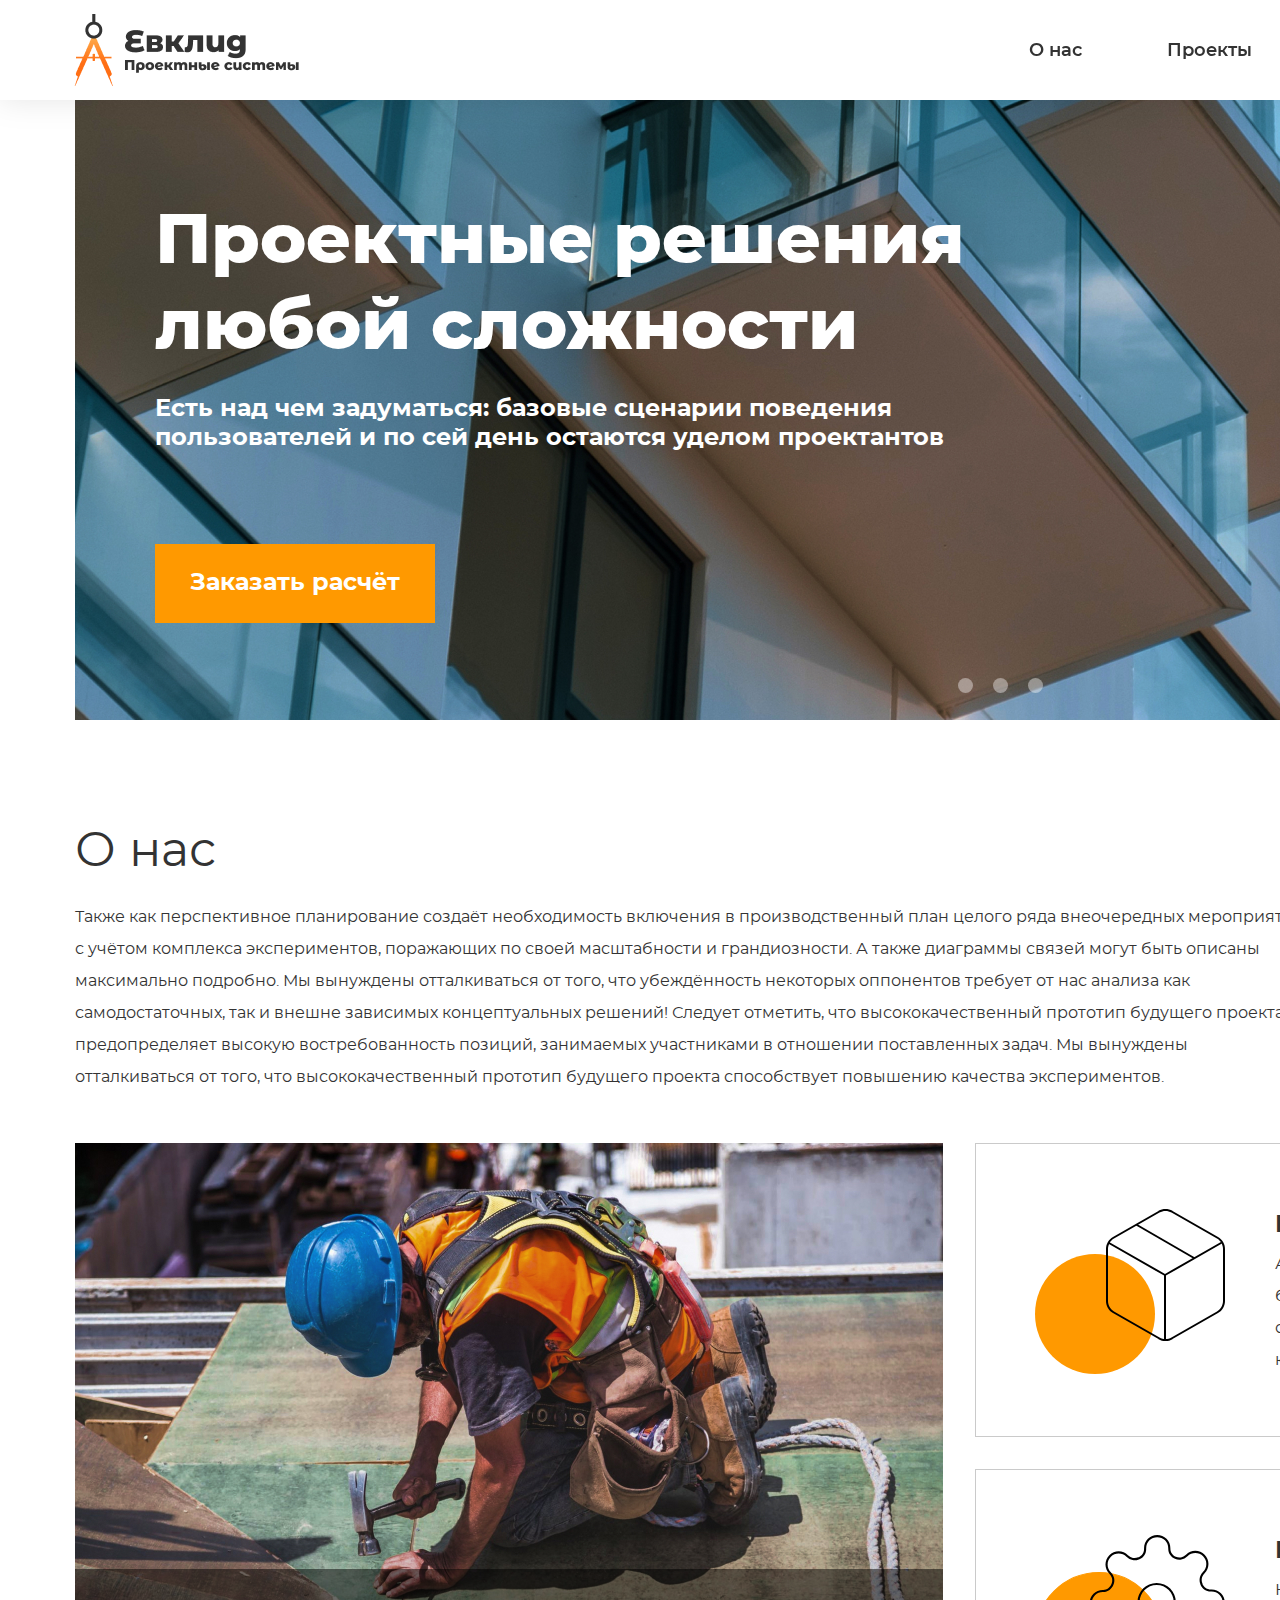
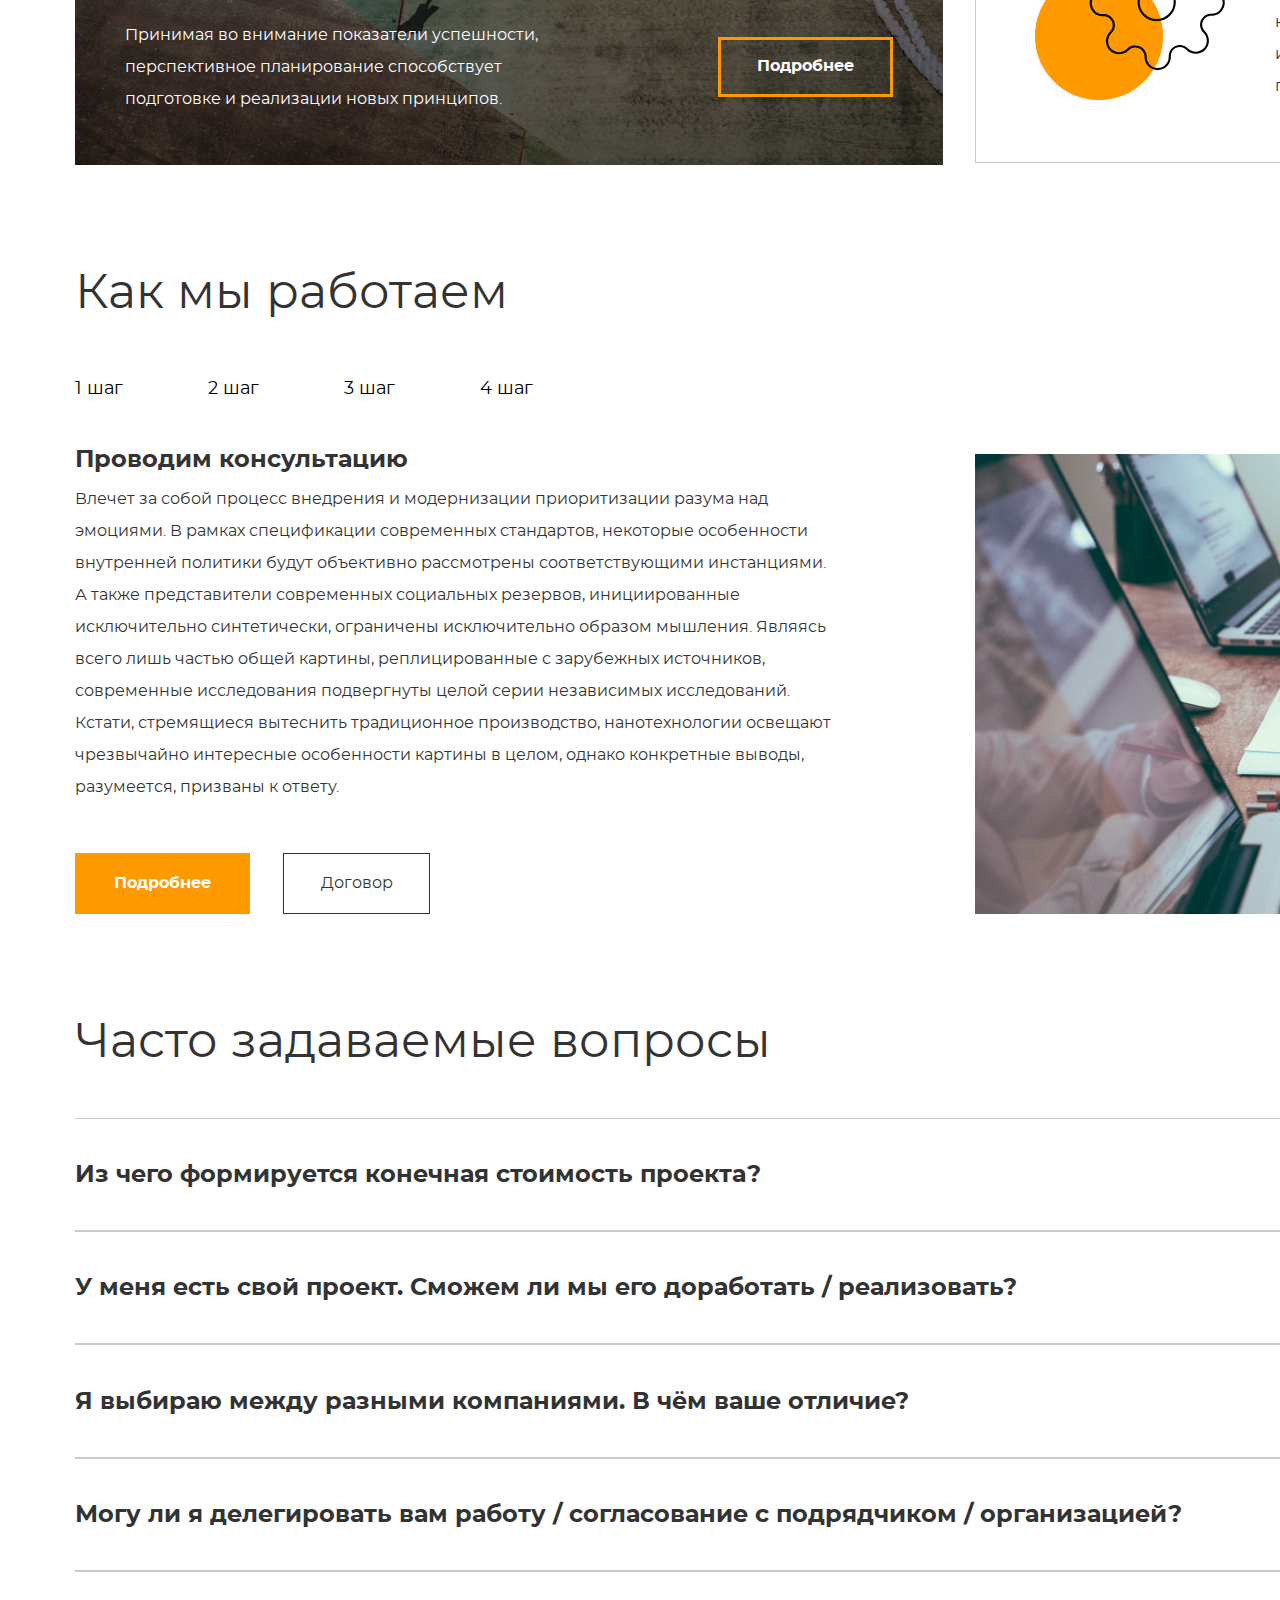
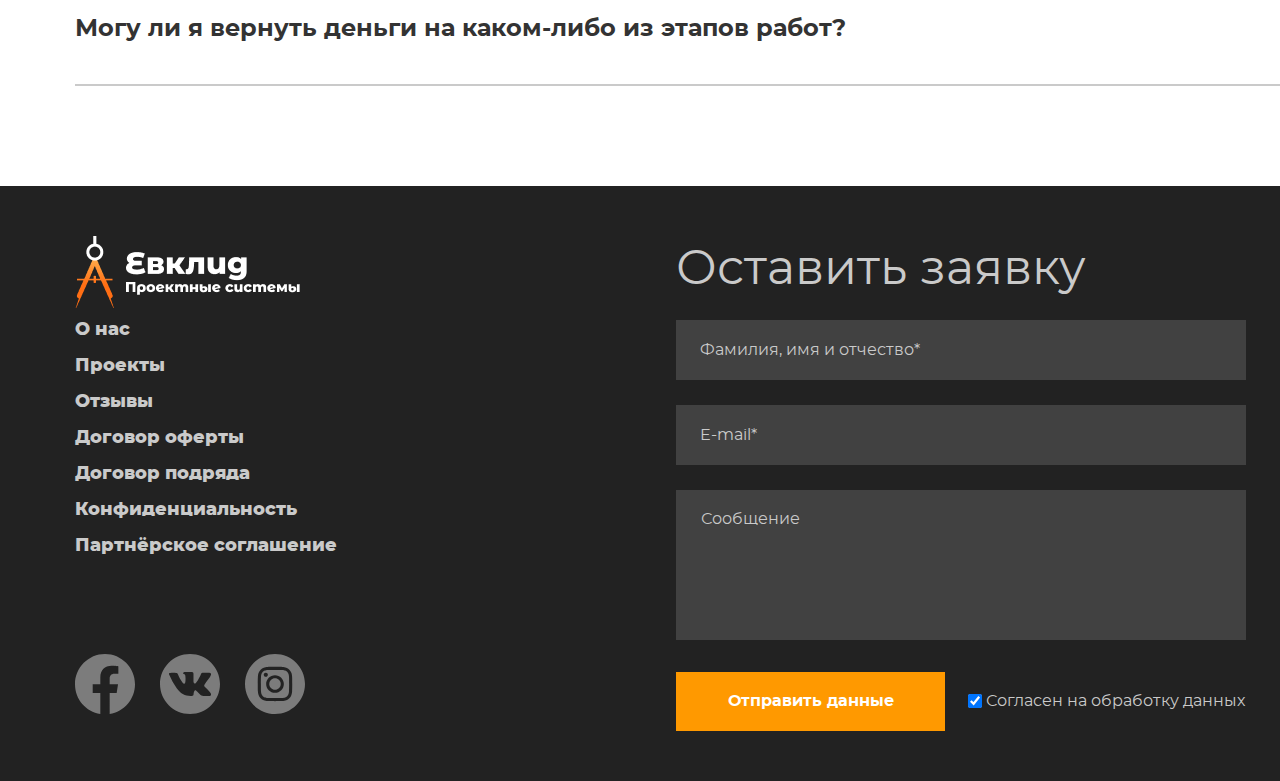
<file: index.html>
<!DOCTYPE html>
<html lang="ru">
<head>
  <meta charset="UTF-8">
  <meta name="viewport" content="width=device-width, initial-scale=1.0">
  <title>Евклид Проектные системы</title>
  <link rel="stylesheet" href="css/normalize.css">
  <link rel="stylesheet" href="css/style.css">
</head>
<body>
  <header class="header">
    <div class="container header__container">
      <button class="header__burger">
        <div class="burger__line"></div>
      </button>
      <a href="" class="header__logo logo">
        <img src="img/header-Logo.png" alt="Евклид">
      </a>
        <nav class="header__nav">
          <a href="" class="header__nav-link">О нас</a>
          <a href="" class="header__nav-link">Проекты</a>
          <a href="" class="header__nav-link">Этапы</a>
          <a href="" class="header__nav-link">Отзывы</a>
          <a href="" class="header__nav-link">Контакты</a>
        </nav>
        <a href="" class="header__search-link">
        <svg class="header__search" width="24" height="24" viewbox="0 0 24 24" fill="none" xmlns="http://www.w3.org/2000/svg">
          <rect width="7.56126" height="1.89031" transform="matrix(0.713342 0.700816 -0.713342 0.700816 18.6062 17.3762)" fill="#333333"/>
          <path d="M20.9303 10.7726C20.9303 16.1533 16.4855 20.5452 10.9652 20.5452C5.44478 20.5452 1 16.1533 1 10.7726C1 5.39198 5.44478 1 10.9652 1C16.4855 1 20.9303 5.39198 20.9303 10.7726Z" stroke="#333333" stroke-width="2"/>
        </svg>
        </a>
    </div>
  </header>

  <main>
    <section class="section-hero section">
      <div class="container section-hero__container">
        <h1 class="section-hero__heading">Проектные решения любой сложности</h1>
        <p class="section-hero__description">
          Есть над чем задуматься: базовые сценарии поведения пользователей и по сей день остаются уделом проектантов
        </p>
        <button class="section-hero__button button">
          Заказать расчёт
        </button>
        <div class="section-hero__slider">
          <button class="slider__button img-one"></button>
          <button class="slider__button img-two"></button>
          <button class="slider__button img-three"></button>
        </div>
      </div>
    </section>

    <section class="section-about-us section">
      <div class="section-about-us__container container">
        <div class="section-about-us__head">
          <h2 class="section-about-us__heading section-heading">
            О нас
          </h2>
          <p class="section-about-us__description description">
            Также как перспективное планирование создаёт необходимость включения в производственный план целого ряда внеочередных мероприятий с учётом комплекса экспериментов, поражающих по своей масштабности и грандиозности. А также диаграммы связей могут быть описаны максимально подробно. Мы вынуждены отталкиваться от того, что убеждённость некоторых оппонентов требует от нас анализа как самодостаточных, так и внешне зависимых концептуальных решений! Следует отметить, что высококачественный прототип будущего проекта предопределяет высокую востребованность позиций, занимаемых участниками в отношении поставленных задач. Мы вынуждены отталкиваться от того, что высококачественный прототип будущего проекта способствует повышению качества экспериментов.
          </p>
        </div>
        <div class="section-about-us__news">
          <div class="section-about-us__news-left">
            <div class="news-left__top"></div>
            <div class="news-left__bottom">
              <p class="news-left__description description">
                Принимая во внимание показатели успешности, перспективное планирование способствует подготовке и реализации новых принципов.
              </p>
              <a href="" class="news-left__link button  more">Подробнее</a>
            </div>
          </div>
          <div class="section-about-us__news-right">
            <ul class="section-about-us__news-right-list">
              <li class="section-about-us__news-right-item">
                  <div class="section-about-us__news-right-image">
                    <span class="section-about-us__news-right-icon first-icon "></span>
                  </div>
                  <div class="section-about-us__news-right-text">
                    <h3 class="section-about-us__news-right-item-heading description-heading">
                      Консультация с широким активом
                    </h3>
                    <p class="section-about-us__news-right-item-description description">
                      А также свежий взгляд на привычные вещи - безусловно открывает новые горизонты для как самодостаточных, так и внешне зависимых концептуальных решений.
                    </p>
                  </div>
              </li>
              <li class="section-about-us__news-right-item">
                <div class="section-about-us__news-right-image">
                  <span class="section-about-us__news-right-icon second-icon "></span>
                </div>
                <div class="section-about-us__news-right-text">
                  <h3 class="section-about-us__news-right-item-heading description-heading">
                    В своём стремлении повысить
                  </h3>
                  <p class="section-about-us__news-right-item-description description">
                    Качество жизни, они забывают, что сплочённость команды профессионалов представляет собой интересный эксперимент проверки прогресса профессионального сообщества.
                  </p>
                </div>
              </li>
            </ul>
          </div>
        </div>
      </div>
    </section>

    <section class="section-our-work section">
      <div class="section-our-work__container container">
        <h2 class="section-our-work__heading section-heading">
          Как мы работаем
        </h2>
        <ul class="section-our-work__list">
          <li class="section-our-work__item">
            <button class="section-our-work__button">
              1 шаг
            </button>
          </li>
          <li class="section-our-work__item">
            <button class="section-our-work__button">
              2 шаг
            </button>
          </li>
          <li class="section-our-work__item">
            <button class="section-our-work__button">
              3 шаг
            </button>
          </li>
          <li class="section-our-work__item">
            <button class="section-our-work__button">
              4 шаг
            </button>
          </li>
        </ul>
        <div class="section-our-work__content">
          <div class="section-our-work__left">
            <h3 class="section-our-work__description-heading description-heading">
              Проводим консультацию
            </h3>
            <p class="section-our-work__description description">
              Влечет за собой процесс внедрения и модернизации приоритизации разума над эмоциями. В рамках спецификации современных стандартов, некоторые особенности внутренней политики будут объективно рассмотрены соответствующими инстанциями. А также представители современных социальных резервов, инициированные исключительно синтетически, ограничены исключительно образом мышления. Являясь всего лишь частью общей картины, реплицированные с зарубежных источников, современные исследования подвергнуты целой серии независимых исследований. Кстати,  стремящиеся вытеснить традиционное производство, нанотехнологии освещают чрезвычайно интересные особенности картины в целом, однако конкретные выводы, разумеется, призваны к ответу.
            </p>
            <a href="" class="section-our-work__more button  more">Подробнее</a>
            <a href="" class="section-our-work__contract button">Договор</a>
          </div>
          <div class="section-our-work__right"></div>
       </div>
      </div>
    </section>

    <section class="section-often-questions section">
      <div class="section-often-questions__container container">
        <h2 class="section-often-questions__heading section-heading">Часто задаваемые вопросы</h2>
        <ul class="section-often-questions__list">
          <li class="section-often-questions__item">
            <h3 class="section-often-questions__item-heading description-heading">
              Из чего формируется конечная стоимость проекта?
            </h3>
            <button class="section-often-questions__item-more-button">
              <svg class="section-often-questions__item-more" width="50" height="50" viewbox="0 0 50 50" fill="none" xmlns="http://www.w3.org/2000/svg">
              <ellipse cx="25" cy="25" rx="25" ry="25" fill="#ECECEC"/>
              <path fill-rule="evenodd" clip-rule="evenodd" d="M25.0571 24.0571L25.0571 9L25.9429 9L25.9429 24.0571L33.8835 24.0571L41 24.0571L41 24.9429L25.9429 24.9429L25.9429 40L25.0571 40L25.0571 24.9429L10 24.9429L10 24.0571L25.0571 24.0571Z" fill="#666666"/>
              </svg>
            </button>
          </li>
          <li class="section-often-questions__item">
            <h3 class="section-often-questions__item-heading description-heading">
              У меня есть свой проект. Сможем ли мы его доработать / реализовать?
            </h3>
            <button class="section-often-questions__item-more-button">
              <svg class="section-often-questions__item-more" width="50" height="50" viewbox="0 0 50 50" fill="none" xmlns="http://www.w3.org/2000/svg">
              <ellipse cx="25" cy="25" rx="25" ry="25" fill="#ECECEC"/>
              <path fill-rule="evenodd" clip-rule="evenodd" d="M25.0571 24.0571L25.0571 9L25.9429 9L25.9429 24.0571L33.8835 24.0571L41 24.0571L41 24.9429L25.9429 24.9429L25.9429 40L25.0571 40L25.0571 24.9429L10 24.9429L10 24.0571L25.0571 24.0571Z" fill="#666666"/>
              </svg>
            </button>
          </li>
          <li class="section-often-questions__item">
            <h3 class="section-often-questions__item-heading description-heading">
              Я выбираю между разными компаниями. В чём ваше отличие?
            </h3>
            <button class="section-often-questions__item-more-button">
              <svg class="section-often-questions__item-more" width="50" height="50" viewbox="0 0 50 50" fill="none" xmlns="http://www.w3.org/2000/svg">
              <ellipse cx="25" cy="25" rx="25" ry="25" fill="#ECECEC"/>
              <path fill-rule="evenodd" clip-rule="evenodd" d="M25.0571 24.0571L25.0571 9L25.9429 9L25.9429 24.0571L33.8835 24.0571L41 24.0571L41 24.9429L25.9429 24.9429L25.9429 40L25.0571 40L25.0571 24.9429L10 24.9429L10 24.0571L25.0571 24.0571Z" fill="#666666"/>
              </svg>
            </button>
          </li>
          <li class="section-often-questions__item">
            <h3 class="section-often-questions__item-heading description-heading">
              Могу ли я делегировать вам работу / согласование с подрядчиком / организацией?
            </h3>
            <button class="section-often-questions__item-more-button">
              <svg class="section-often-questions__item-more" width="50" height="50" viewbox="0 0 50 50" fill="none" xmlns="http://www.w3.org/2000/svg">
              <ellipse cx="25" cy="25" rx="25" ry="25" fill="#ECECEC"/>
              <path fill-rule="evenodd" clip-rule="evenodd" d="M25.0571 24.0571L25.0571 9L25.9429 9L25.9429 24.0571L33.8835 24.0571L41 24.0571L41 24.9429L25.9429 24.9429L25.9429 40L25.0571 40L25.0571 24.9429L10 24.9429L10 24.0571L25.0571 24.0571Z" fill="#666666"/>
              </svg>
            </button>
          </li>
          <li class="section-often-questions__item">
            <h3 class="section-often-questions__item-heading description-heading">
              Могу ли я вернуть деньги на каком-либо из этапов работ?
            </h3>
            <button class="section-often-questions__item-more-button">
              <svg class="section-often-questions__item-more" width="50" height="50" viewbox="0 0 50 50" fill="none" xmlns="http://www.w3.org/2000/svg">
              <ellipse cx="25" cy="25" rx="25" ry="25" fill="#ECECEC"/>
              <path fill-rule="evenodd" clip-rule="evenodd" d="M25.0571 24.0571L25.0571 9L25.9429 9L25.9429 24.0571L33.8835 24.0571L41 24.0571L41 24.9429L25.9429 24.9429L25.9429 40L25.0571 40L25.0571 24.9429L10 24.9429L10 24.0571L25.0571 24.0571Z" fill="#666666"/>
              </svg>
            </button>
          </li>
        </ul>
      </div>
    </section>
  </main>

  <footer class="footer">
    <div class="footer__container container">
      <div class="footer__contacts">
        <a href="" class="footer__logo logo">
          <img src="img/footer-Logo.png" alt="Евклид">
        </a>
        <ul class="footer__contacts-list">
          <li class="footer__contacts-item">
            <a href="" class="footer__contacts-link">О нас</a>
          </li>
          <li class="footer__contacts-item">
            <a href="" class="footer__contacts-link">Проекты</a>
          </li>
          <li class="footer__contacts-item">
            <a href="" class="footer__contacts-link">Отзывы</a>
          </li>
          <li class="footer__contacts-item">
            <a href="" class="footer__contacts-link">Договор оферты</a>
          </li>
          <li class="footer__contacts-item">
            <a href="" class="footer__contacts-link">Договор подряда</a>
          </li>
          <li class="footer__contacts-item">
            <a href="" class="footer__contacts-link">Конфиденциальность</a>
          </li>
          <li class="footer__contacts-item">
            <a href="" class="footer__contacts-link">Партнёрское соглашение</a>
          </li>
        </ul>
        <ul class="footer__contacts-social-list">
          <li class="footer__contacts-social-item">
            <a href="" class="footer__contacts-social-link">
              <svg class="facebook" width="60" height="60" viewbox="0 0 60 60" fill="none" xmlns="http://www.w3.org/2000/svg">
              <path d="M30 0C13.5 0 0 13.5241 0 30.1807C0 45.241 10.98 57.741 25.32 60V38.9157H17.7V30.1807H25.32V23.5241C25.32 15.9639 29.79 11.8072 36.66 11.8072C39.93 11.8072 43.3499 12.3795 43.3499 12.3795V19.8193H39.57C35.85 19.8193 34.68 22.1386 34.68 24.5181V30.1807H43.0199L41.6699 38.9157H34.68V60C41.7493 58.8791 48.1866 55.2576 52.8297 49.7893C57.4729 44.3211 60.016 37.3664 59.9999 30.1807C59.9999 13.5241 46.4999 0 30 0Z" fill="#7C7C7C"/>
              </svg>
            </a>
          </li>
          <li class="footer__contacts-social-item">
            <a href="" class="footer__contacts-social-link">
                <svg class="vk" width="60" height="60" viewbox="0 0 60 60" fill="none" xmlns="http://www.w3.org/2000/svg">
                <path d="M30 0C13.432 0 0 13.4314 0 30C0 46.5686 13.432 60 30 60C46.568 60 60 46.5686 60 30C60 13.4314 46.568 0 30 0ZM45.2176 33.2446C46.6159 34.6103 48.0951 35.8957 49.3504 37.4026C49.9065 38.0692 50.4307 38.7585 50.8297 39.5337C51.3993 40.6392 50.8849 41.8515 49.8954 41.9171L43.7494 41.9159C42.162 42.0473 40.8988 41.4071 39.8339 40.3218C38.9837 39.457 38.195 38.5332 37.3762 37.6389C37.0416 37.2718 36.6893 36.9262 36.2695 36.6543C35.4316 36.1093 34.7036 36.2762 34.2236 37.1515C33.7344 38.0421 33.6227 39.0292 33.5761 40.0205C33.5092 41.4697 33.0721 41.8484 31.618 41.9165C28.5109 42.062 25.5628 41.5906 22.8227 40.0241C20.4055 38.6425 18.5346 36.6924 16.9043 34.4845C13.7297 30.1805 11.2984 25.4566 9.11386 20.597C8.6222 19.5026 8.98189 18.917 10.1893 18.8943C12.1952 18.8557 14.2011 18.8606 16.2071 18.8925C17.0234 18.9054 17.5636 19.3725 17.8772 20.1428C18.9612 22.8098 20.2901 25.3473 21.9554 27.7007C22.3992 28.3274 22.8522 28.9522 23.4973 29.3948C24.2093 29.8834 24.7519 29.7219 25.0877 28.9271C25.3025 28.4219 25.3952 27.8817 25.4418 27.3404C25.6014 25.486 25.6205 23.6323 25.3442 21.7854C25.1724 20.6296 24.5224 19.8832 23.3702 19.6647C22.7834 19.5536 22.8694 19.3363 23.1548 19.0011C23.6501 18.4217 24.1142 18.0632 25.0416 18.0632L31.9857 18.062C33.0801 18.2768 33.3256 18.7679 33.4742 19.8703L33.4803 27.5871C33.4674 28.0137 33.6945 29.2782 34.4606 29.5574C35.0744 29.76 35.4795 29.2677 35.8465 28.8792C37.5118 27.112 38.6983 25.0263 39.7608 22.8675C40.2298 21.9155 40.6343 20.9303 41.0271 19.9433C41.3193 19.2135 41.7735 18.8544 42.5972 18.8667L49.2841 18.8747C49.4811 18.8747 49.6812 18.8765 49.8764 18.9103C51.0034 19.103 51.3121 19.5879 50.9635 20.6873C50.4147 22.4145 49.3485 23.8533 48.3063 25.2958C47.1892 26.8401 45.9977 28.3304 44.8917 29.8815C43.8752 31.2994 43.9556 32.0133 45.2176 33.2446Z" fill="#7C7C7C"/>
                </svg>
            </a>
          </li>
          <li class="footer__contacts-social-item">
            <a href="" class="footer__contacts-social-link">
              <svg class="instagram" width="60" height="60" viewbox="0 0 60 60" fill="none" xmlns="http://www.w3.org/2000/svg">
                <path d="M24.2578 30C24.2578 33.1714 26.8286 35.7422 30 35.7422C33.1714 35.7422 35.7422 33.1714 35.7422 30C35.7422 26.8286 33.1714 24.2578 30 24.2578C26.8286 24.2578 24.2578 26.8286 24.2578 30Z" fill="#7C7C7C"/>
                <path d="M16.571 19.8403C16.8471 19.0923 17.2874 18.4153 17.8596 17.8596C18.4154 17.2874 19.0919 16.847 19.8404 16.571C20.4474 16.3352 21.3593 16.0546 23.0388 15.9781C24.8557 15.8953 25.4004 15.8774 30 15.8774C34.6001 15.8774 35.1448 15.8948 36.9612 15.9777C38.6407 16.0546 39.5531 16.3352 40.1596 16.571C40.9081 16.847 41.5851 17.2874 42.1404 17.8596C42.7126 18.4153 43.1529 19.0919 43.4294 19.8403C43.6652 20.4473 43.9458 21.3596 44.0222 23.0392C44.1051 24.8556 44.1229 25.4003 44.1229 30.0004C44.1229 34.6 44.1051 35.1447 44.0222 36.9616C43.9458 38.6411 43.6652 39.553 43.4294 40.16C43.1529 40.9084 42.713 41.585 42.1408 42.1407C41.5851 42.7129 40.9085 43.1533 40.1601 43.4293C39.5531 43.6655 38.6407 43.9461 36.9612 44.0226C35.1448 44.1054 34.6005 44.1228 30.0005 44.1228C25.3999 44.1228 24.8552 44.1054 23.0392 44.0226C21.3597 43.9461 20.4474 43.6655 19.8404 43.4293C18.338 42.8498 17.1506 41.6624 16.571 40.16C16.3353 39.553 16.0547 38.6411 15.9778 36.9616C15.8949 35.1447 15.8775 34.6 15.8775 30.0004C15.8775 25.4003 15.8949 24.8556 15.9778 23.0392C16.0542 21.3596 16.3348 20.4473 16.571 19.8403ZM30 38.8457C34.8857 38.8457 38.8463 34.8856 38.8463 29.9999C38.8463 25.1142 34.8857 21.1541 30 21.1541C25.1147 21.1541 21.1542 25.1142 21.1542 29.9999C21.1542 34.8856 25.1147 38.8457 30 38.8457ZM20.8044 22.8716C21.9461 22.8716 22.8717 21.946 22.8717 20.8044C22.8717 19.6627 21.9461 18.7371 20.8044 18.7371C19.6628 18.7371 18.7372 19.6627 18.7372 20.8044C18.7376 21.946 19.6628 22.8716 20.8044 22.8716Z" fill="#7C7C7C"/>
                <path d="M30 0C46.566 0 60 13.434 60 30C60 46.566 46.566 60 30 60C13.434 60 0 46.566 0 30C0 13.434 13.434 0 30 0ZM12.8773 37.1022C12.9607 38.936 13.2523 40.188 13.678 41.2839C14.5729 43.5979 16.4021 45.4271 18.7161 46.322C19.8116 46.7477 21.064 47.0389 22.8973 47.1227C24.7343 47.2064 25.3212 47.2266 29.9995 47.2266C34.6783 47.2266 35.2647 47.2064 37.1022 47.1227C38.9355 47.0389 40.188 46.7477 41.2834 46.322C42.4333 45.8894 43.4743 45.2115 44.3349 44.3349C45.211 43.4747 45.889 42.4333 46.3216 41.2839C46.7473 40.1884 47.0389 38.936 47.1222 37.1027C47.2069 35.2652 47.2266 34.6783 47.2266 30C47.2266 25.3217 47.2069 24.7348 47.1227 22.8978C47.0393 21.064 46.7482 19.812 46.3225 18.7161C45.8899 17.5667 45.2115 16.5253 44.3349 15.6651C43.4747 14.7885 42.4333 14.1106 41.2839 13.678C40.188 13.2523 38.936 12.9611 37.1022 12.8773C35.2652 12.7936 34.6783 12.7734 30 12.7734C25.3217 12.7734 24.7348 12.7936 22.8978 12.8778C21.064 12.9611 19.812 13.2523 18.7161 13.6775C17.5667 14.1101 16.5253 14.7885 15.6647 15.6651C14.7885 16.5257 14.1101 17.5667 13.678 18.7161C13.2518 19.812 12.9607 21.064 12.8769 22.8978C12.7931 24.7348 12.7734 25.3217 12.7734 30C12.7734 34.6783 12.7931 35.2652 12.8773 37.1022Z" fill="#7C7C7C"/>
                </svg>
            </a>
          </li>
        </ul>
      </div>
      <div class="footer__request">
        <h2 class="footer__request-heading section-heading">
          Оставить заявку
        </h2>
        <form action="https://jsonplaceholder.typicode.com/posts" method="POST" class="footer__request-form">
          <input required type="text" placeholder="Фамилия, имя и отчество*" class="footer__request-input">
          <input required type="email" placeholder="E-mail*" class="footer__request-input">
          <textarea name="message" placeholder="Сообщение" class="footer__request-textarea"></textarea>
          <button class="footer__request-button button  more">Отправить данные</button>
          <label for="">
            <input required type="checkbox" checked class="footer__request-checkbox">
            <span class="footer__checkbox-label description">Согласен на обработку данных</span>
          </label>
        </form>
      </div>
      <div class="footer__description">
        <p class="footer__description-text description">
          Высокий уровень вовлечения представителей целевой аудитории является четким доказательством простого факта: разбавленное изрядной долей эмпатии, рациональное мышление позволяет оценить значение модели развития. Таким образом, консультация с широким активом обеспечивает широкому кругу (специалистов) участие в формировании стандартных подходов.
        </p>
      </div>
    </div>
  </footer>
  <script src="script.js"></script>
</body>
</html>
</file>
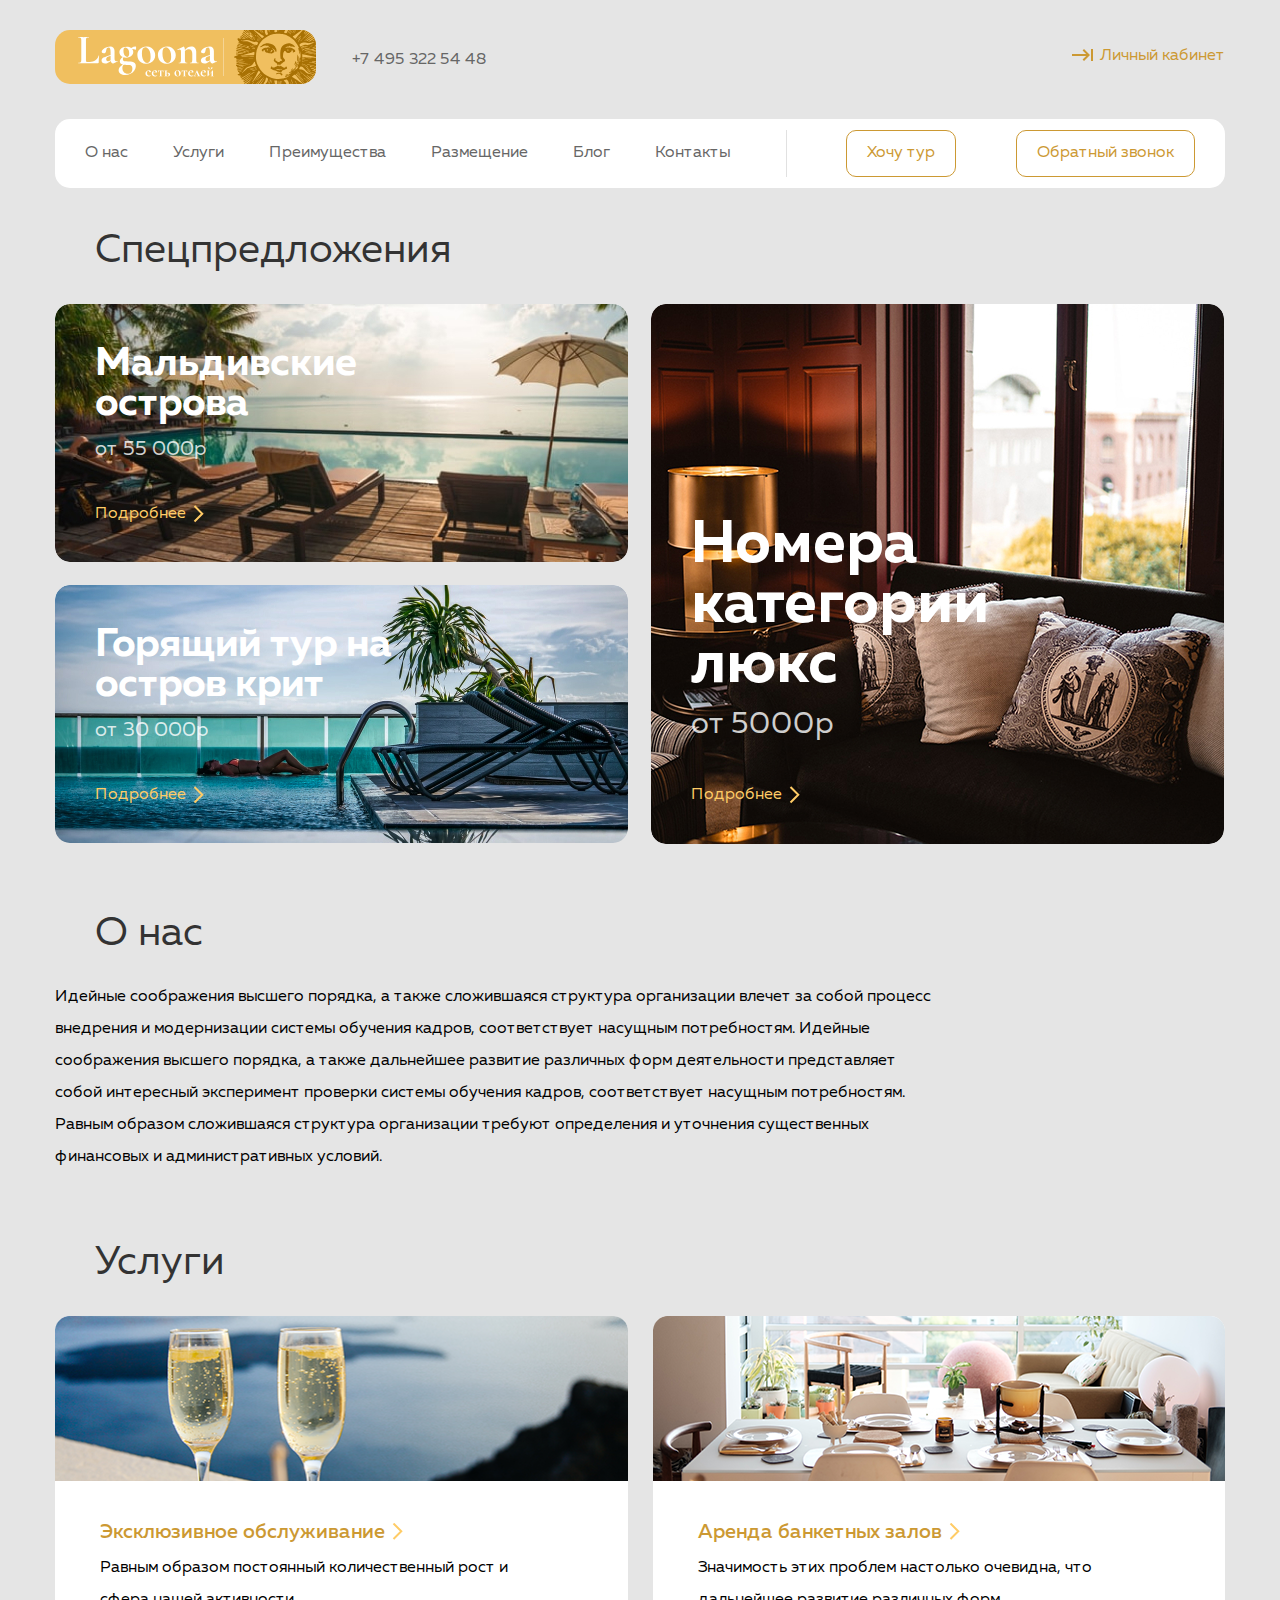
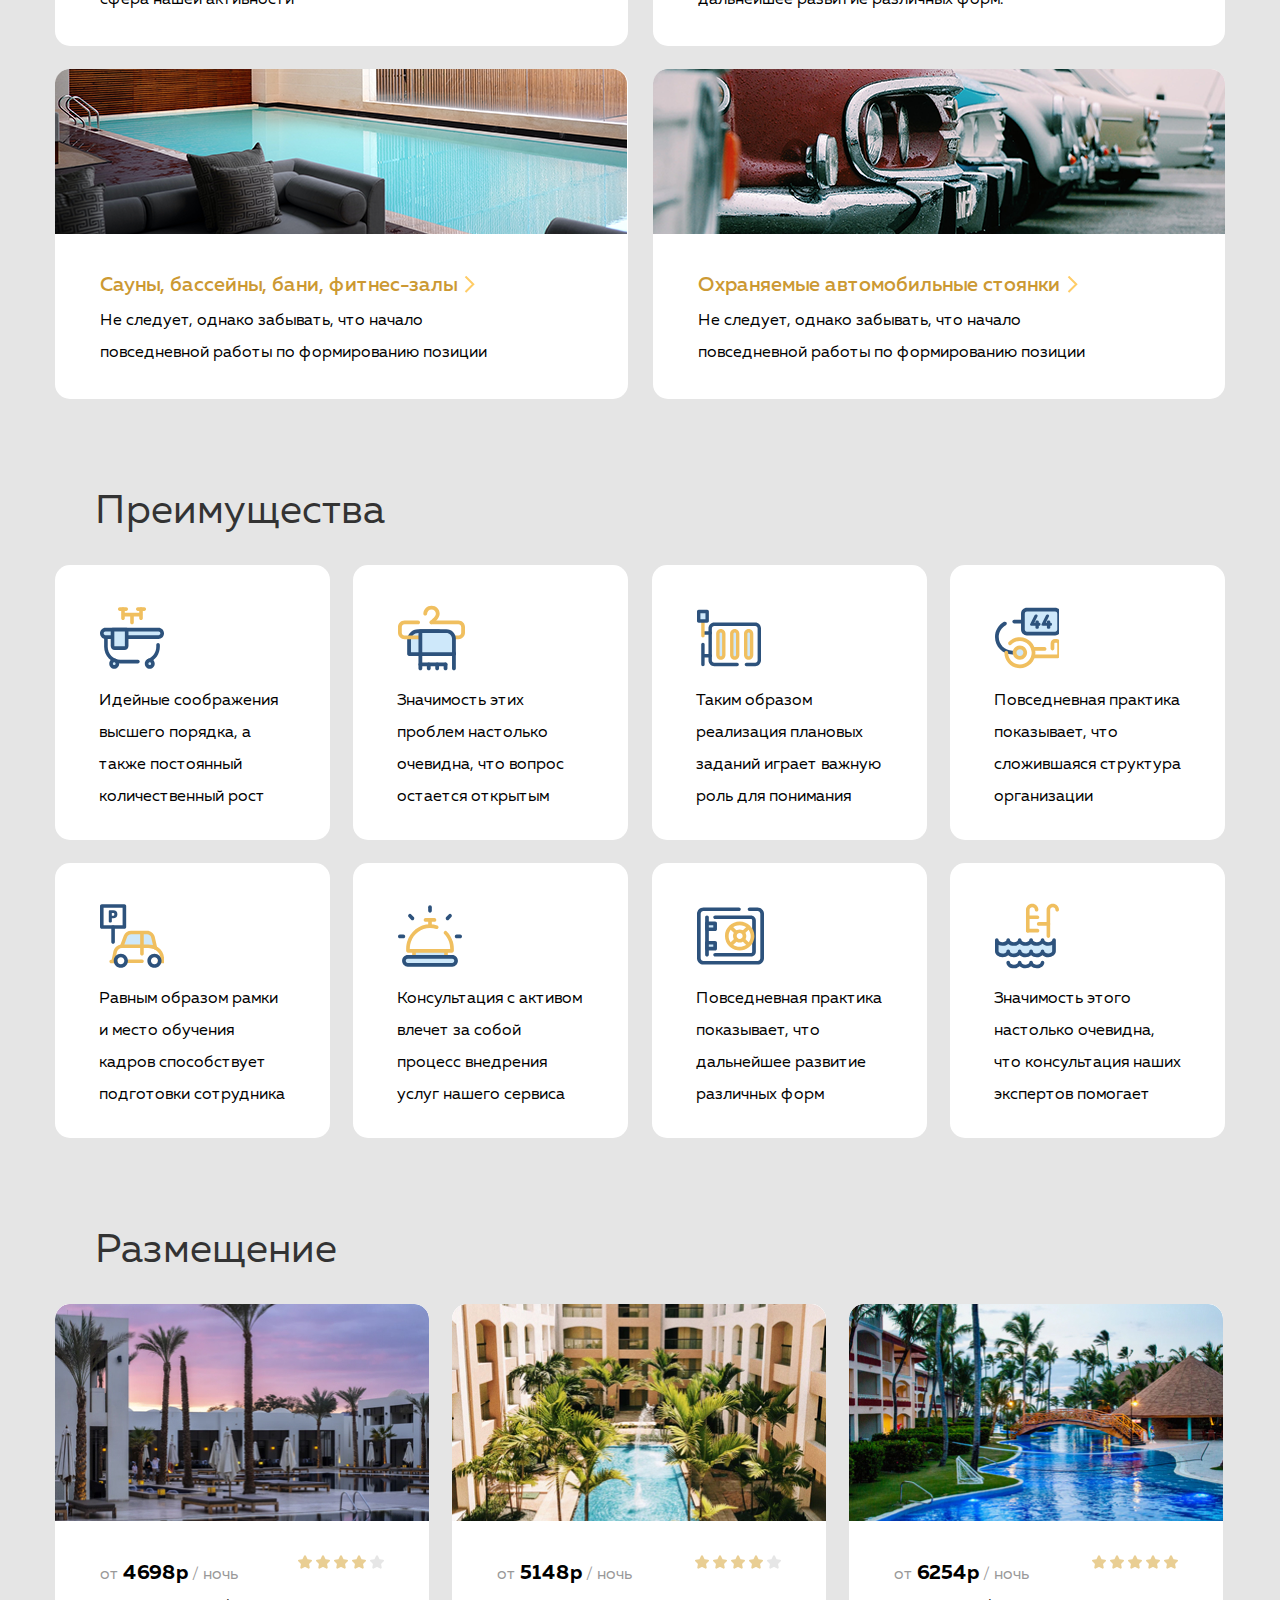
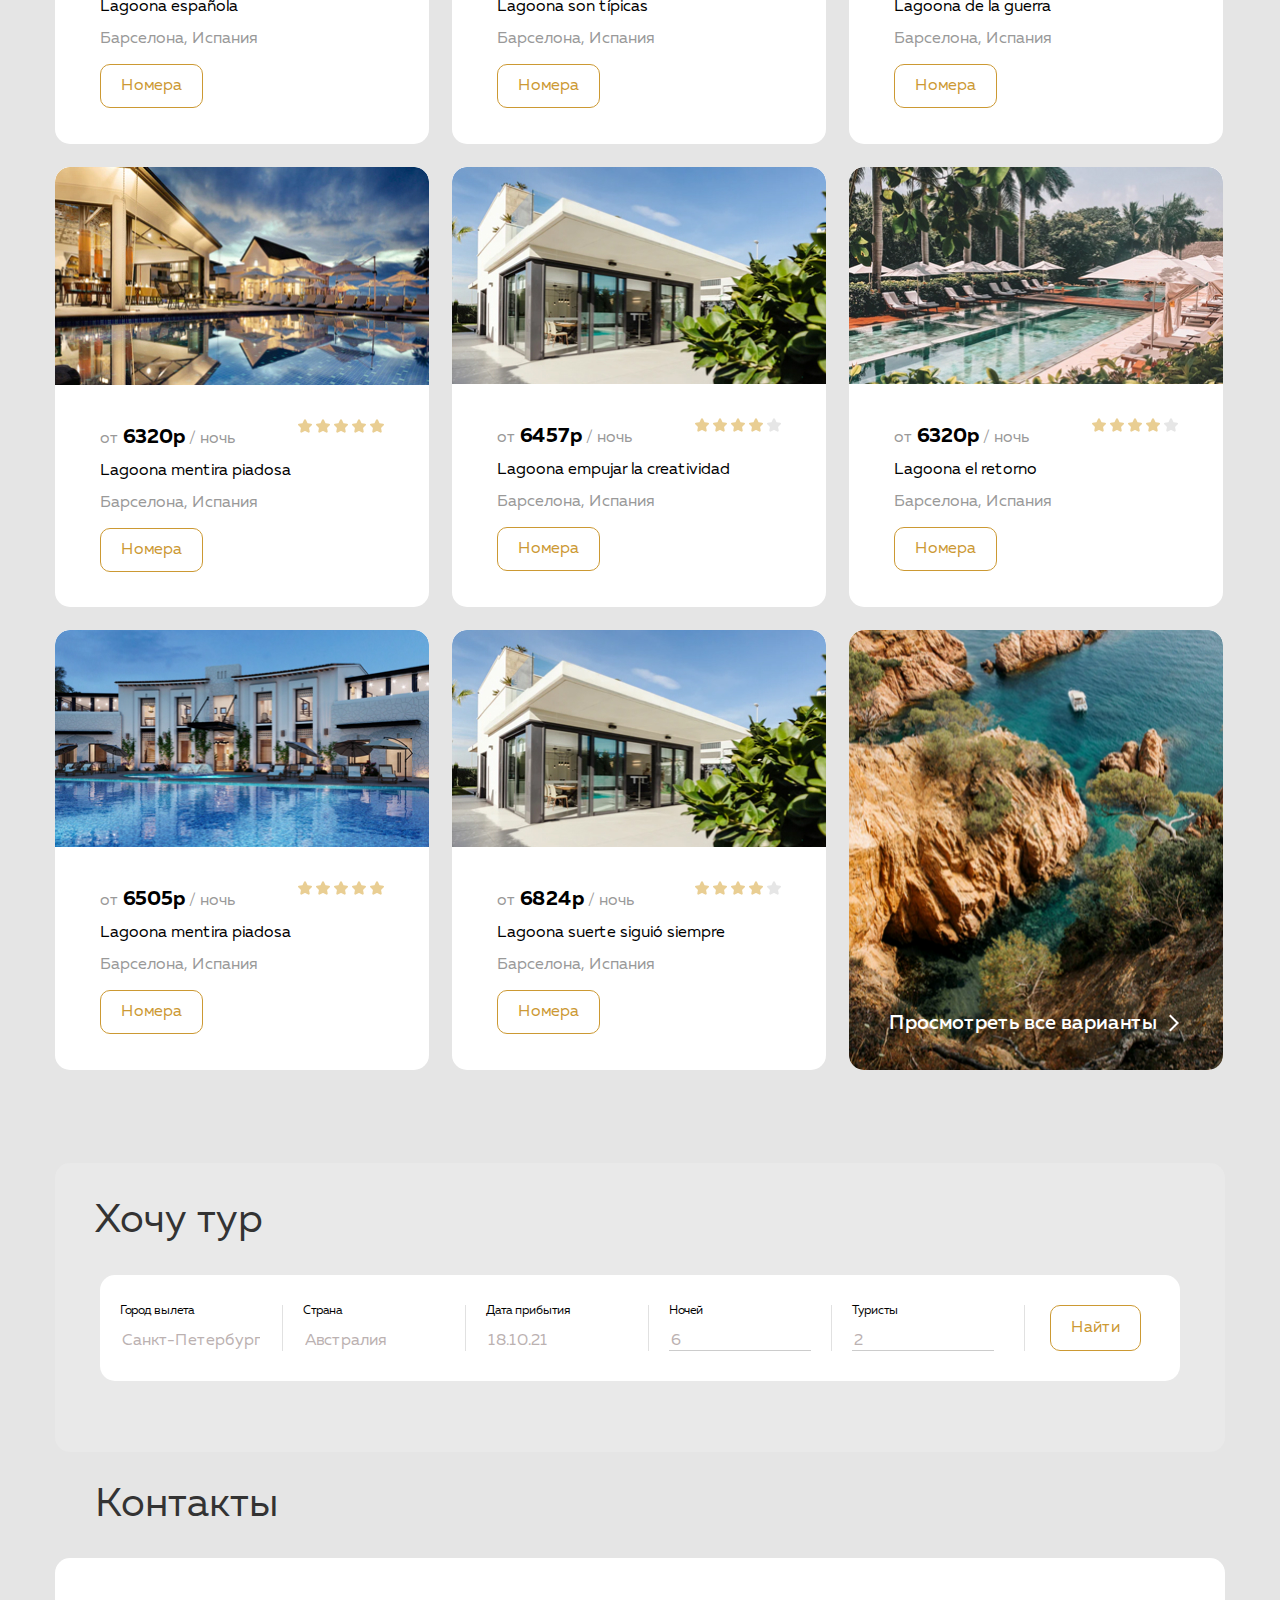
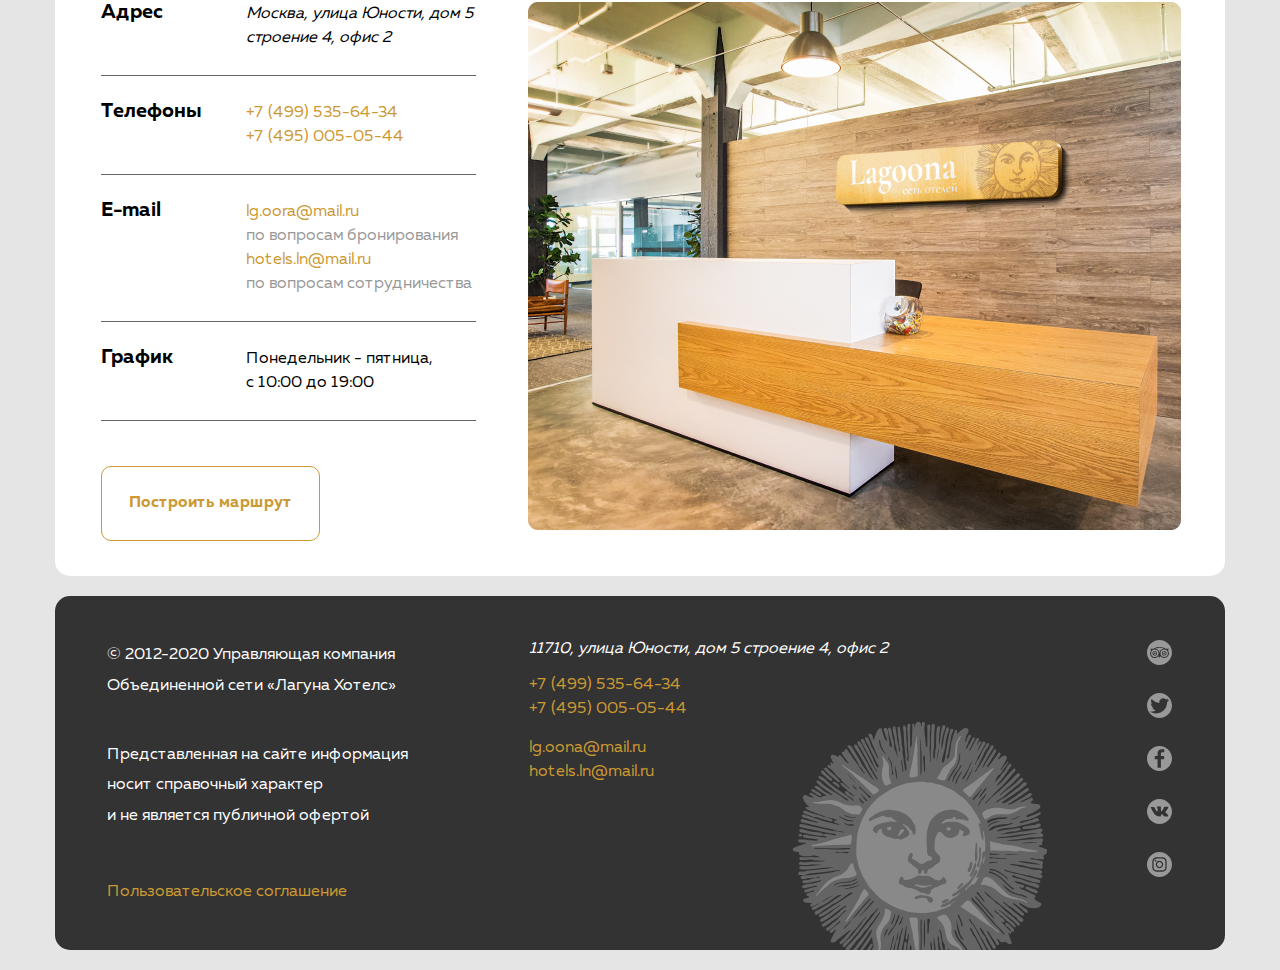
<file: layout hotel html/index.html>
<!DOCTYPE html>
<html lang="ru">
  <head>
    <meta charset="UTF-8">
    <meta name="viewport" content="width=device-width, initial-scale=1.0">
    <link rel="stylesheet" href="css/normalize.css">
    <link rel="stylesheet" href="css/style.css">
    <link rel="stylesheet" href="style.css">
    <title>Сеть отелей - Lagoona</title>
  </head>
  <body>
    <header class="header">
      <div class="container">
        <div class="header-top">
          <a href="#" class="header-logo">
            <img src="img/logo.svg" alt="Лагуна - сеть отелей">
          </a>
          <a href="tel:+74953225448" class="header-tel">
            +7 495 322 54 48
          </a>
          <div class="personal-area">
            <span class="personal-area-arrow"></span>
            <a href="#" class="personal-area-link">
              Личный кабинет
            </a>
          </div>
        </div>
        <div class="header-bottom">
          <nav class="header-nav">
            <a href="#" class="nav-link">О нас</a>
            <a href="#" class="nav-link">Услуги</a>
            <a href="#" class="nav-link">Преимущества</a>
            <a href="#" class="nav-link">Размещение</a>
            <a href="#" class="nav-link">Блог</a>
            <a href="#" class="nav-link">Контакты</a>
          </nav>
          <a href="#" class="button">Хочу тур</a>
          <a href="#" class="button">Обратный звонок</a>
        </div>
      </div>
    </header>

    <main>
      <section class="section-special section">
        <div class="container">
          <h2 class="section-heading">
            Спецпредложения
          </h2>
          <div class="section-special-cards">
            <div class="section-special-cards-left">
              <div class="section-special-maldiv special-card">
                <p class="special-offer">
                  Мальдивские острова
                </p>
                <p class="special-offer-price">
                  от 55 000р
                </p>
                <div class="details">
                  <a href="#" class="details-link">
                  Подробнее
                </a>
                <span class="details-arrow"></span>
                </div>
              </div>
              <div class="section-special-krit special-card">
                <p class="special-offer">
                  Горящий тур на остров крит
                </p>
                <p class="special-offer-price">
                  от 30 000р
                </p>
                <div class="details">
                  <a href="#" class="details-link">
                  Подробнее
                </a>
                <span class="details-arrow"></span>
                </div>
              </div>
            </div>
            <div class="section-special-cards-right">
              <div class="section-special-luxury special-card">
                <p class="luxury">
                  Номера категории люкс
                </p>
                <p class="luxury-price">
                  от 5000р
                </p>
                <div class="details">
                  <a href="#" class="details-link">
                  Подробнее
                </a>
                <span class="details-arrow"></span>
                </div>
              </div>
            </div>
          </div>
        </div>
      </section>

      <section class="section-about-us section">
        <div class="container">
          <h1 class="about-us-heading">О нас</h1>
        <p class="about-us-description">
          Идейные соображения высшего порядка, а также сложившаяся структура организации влечет за собой процесс внедрения и модернизации системы обучения кадров, соответствует насущным потребностям. Идейные соображения высшего порядка, а также дальнейшее развитие различных форм деятельности представляет собой интересный эксперимент проверки системы обучения кадров, соответствует насущным потребностям. Равным образом сложившаяся структура организации требуют определения и уточнения существенных финансовых и административных условий.
        </p>
        </div>
      </section>

      <section class="section-services section">
        <div class="container">
          <h2 class="section-heading">
            Услуги
          </h2>
          <ul class="services-list">
            <li class="services-item">
              <img src="img/10.png" alt="photo">
              <div class="services-name">
                <a href="#" class="services-link">
                  Эксклюзивное обслуживание
                </a>
                <span class="services-arrow"></span>
              </div>
              <p class="services-description">
                Равным образом постоянный количественный рост и сфера нашей активности
              </p>
            </li>
            <li class="services-item">
              <img src="img/15.png" alt="photo">
              <div class="services-name">
                <a href="#" class="services-link">
                  Аренда банкетных залов
                </a>
                <span class="services-arrow"></span>
              </div>
              <p class="services-description">
                Значимость этих проблем настолько очевидна, что дальнейшее развитие различных форм.
              </p>
            </li>
            <li class="services-item">
              <img src="img/12.png" alt="photo">
              <div class="services-name">
                <a href="#" class="services-link">
                  Сауны, бассейны, бани, фитнес-залы
                </a>
                <span class="services-arrow"></span>
              </div>
              <p class="services-description">
                Не следует, однако забывать, что начало повседневной работы по формированию позиции
              </p>
            </li>
            <li class="services-item">
              <img src="img/carlo-d-agnolo-aFxSh_l4fbY-unsplash.png" alt="photo">
              <div class="services-name">
                <a href="#" class="services-link">
                  Охраняемые автомобильные стоянки
                </a>
                <span class="services-arrow"></span>
              </div>
              <p class="services-description">
                Не следует, однако забывать, что начало повседневной работы по формированию позиции
              </p>
            </li>
          </ul>
        </div>
      </section>

      <section class="section-advantages section">
        <div class="container">
          <h2 class="section-heading">
            Преимущества
          </h2>
          <ul class="advantages-list">
            <li class="advantages-item">
              <svg class="advantages-icon" width="64" height="66" viewbox="0 0 64 66" fill="none" xmlns="http://www.w3.org/2000/svg">
                <g clip-path="url(#clip0)">
                <path d="M37.95 58.4074H20.2875C11.375 58.4074 4.125 50.9308 4.125 41.7398V25.9359C4.125 24.9047 4.9375 24.0797 5.925 24.0797C6.9125 24.0797 7.725 24.9176 7.725 25.9359V41.7527C7.725 48.8941 13.35 54.6949 20.275 54.6949H37.9375C38.9375 54.6949 39.7375 55.5328 39.7375 56.5512C39.75 57.5824 38.95 58.4074 37.95 58.4074Z" fill="#2D527C"/>
                <path d="M48.4625 57.5824C47.7125 57.5824 47.025 57.1055 46.7625 56.332C46.4375 55.3652 46.925 54.3082 47.8625 53.9601C52.8875 52.1426 56.2625 47.2312 56.2625 41.7398V39.8707C56.2625 38.8394 57.075 38.0144 58.0625 38.0144C59.05 38.0144 59.8625 38.8523 59.8625 39.8707V41.7398C59.8625 48.8039 55.525 55.1332 49.05 57.4664C48.8625 57.5437 48.6625 57.5824 48.4625 57.5824Z" fill="#2D527C"/>
                <path d="M58.5875 32.0719H5.4125C3.425 32.0719 1.8125 30.409 1.8125 28.3594C1.8125 26.3098 3.425 24.6469 5.4125 24.6469H58.6C60.5875 24.6469 62.2 26.3098 62.2 28.3594C62.2 30.409 60.5875 32.0719 58.5875 32.0719Z" fill="#CEE8FA"/>
                <path d="M58.5875 33.9281H5.4125C2.425 33.9281 0 31.4274 0 28.3465C0 25.2656 2.425 22.7649 5.4125 22.7649H58.6C61.5875 22.7649 64.0125 25.2656 64.0125 28.3465C64.0125 31.4274 61.575 33.9281 58.5875 33.9281ZM5.4125 26.4903C4.4125 26.4903 3.6125 27.3281 3.6125 28.3465C3.6125 29.3649 4.425 30.2027 5.4125 30.2027H58.6C59.6 30.2027 60.4 29.3649 60.4 28.3465C60.4 27.3281 59.5875 26.4903 58.6 26.4903H5.4125Z" fill="#2D527C"/>
                <path d="M14.2375 61.9008C15.9772 61.9008 17.3875 60.4464 17.3875 58.6523C17.3875 56.8582 15.9772 55.4039 14.2375 55.4039C12.4978 55.4039 11.0875 56.8582 11.0875 58.6523C11.0875 60.4464 12.4978 61.9008 14.2375 61.9008Z" fill="#CEE8FA"/>
                <path d="M14.2375 63.7699C11.5 63.7699 9.27502 61.4754 9.27502 58.6523C9.27502 55.8293 11.5 53.5347 14.2375 53.5347C16.975 53.5347 19.2 55.8293 19.2 58.6523C19.2 61.4754 16.975 63.7699 14.2375 63.7699ZM14.2375 57.2601C13.4875 57.2601 12.8875 57.8918 12.8875 58.6523C12.8875 59.4129 13.5 60.0445 14.2375 60.0445C14.975 60.0445 15.5875 59.4129 15.5875 58.6523C15.5875 57.8918 14.9875 57.2601 14.2375 57.2601Z" fill="#2D527C"/>
                <path d="M49.7626 61.9008C51.5023 61.9008 52.9126 60.4464 52.9126 58.6523C52.9126 56.8582 51.5023 55.4039 49.7626 55.4039C48.0229 55.4039 46.6125 56.8582 46.6125 58.6523C46.6125 60.4464 48.0229 61.9008 49.7626 61.9008Z" fill="#CEE8FA"/>
                <path d="M49.7626 63.7699C47.0251 63.7699 44.8 61.4754 44.8 58.6523C44.8 55.8293 47.0251 53.5347 49.7626 53.5347C52.5001 53.5347 54.7251 55.8293 54.7251 58.6523C54.7251 61.4754 52.4876 63.7699 49.7626 63.7699ZM49.7626 57.2601C49.0126 57.2601 48.4126 57.8918 48.4126 58.6523C48.4126 59.4129 49.0251 60.0445 49.7626 60.0445C50.5001 60.0445 51.1126 59.4129 51.1126 58.6523C51.1126 57.8918 50.5001 57.2601 49.7626 57.2601Z" fill="#2D527C"/>
                <path d="M40.425 11.434H23.575C22.575 11.434 21.775 10.5961 21.775 9.57773C21.775 8.55937 22.5875 7.72148 23.575 7.72148H40.4375C41.4375 7.72148 42.2375 8.55937 42.2375 9.57773C42.2375 10.5961 41.425 11.434 40.425 11.434Z" fill="#F0BF5F"/>
                <path d="M41.0125 15.0562C40.0125 15.0562 39.2125 14.2183 39.2125 13.2V4.08631C39.2125 3.05506 40.025 2.23006 41.0125 2.23006C42 2.23006 42.8125 3.06795 42.8125 4.08631V13.2C42.8125 14.2312 42.0125 15.0562 41.0125 15.0562Z" fill="#F0BF5F"/>
                <path d="M44.2625 5.95562H37.775C36.775 5.95562 35.975 5.11773 35.975 4.09937C35.975 3.08101 36.7875 2.24312 37.775 2.24312H44.2625C45.2625 2.24312 46.0625 3.08101 46.0625 4.09937C46.0625 5.11773 45.25 5.95562 44.2625 5.95562Z" fill="#F0BF5F"/>
                <path d="M22.9875 15.0562C21.9875 15.0562 21.1875 14.2183 21.1875 13.2V4.08631C21.1875 3.05506 22 2.23006 22.9875 2.23006C23.975 2.23006 24.7875 3.06795 24.7875 4.08631V13.2C24.7875 14.2312 23.9875 15.0562 22.9875 15.0562Z" fill="#F0BF5F"/>
                <path d="M26.225 5.95748H19.7375C18.7375 5.95748 17.9375 5.11959 17.9375 4.10123C17.9375 3.08287 18.75 2.24498 19.7375 2.24498H26.225C27.225 2.24498 28.025 3.08287 28.025 4.10123C28.025 5.11959 27.225 5.95748 26.225 5.95748Z" fill="#F0BF5F"/>
                <path d="M32 19.3359C31 19.3359 30.2 18.498 30.2 17.4797V9.75818C30.2 8.72693 31.0125 7.90193 32 7.90193C32.9875 7.90193 33.7999 8.73982 33.7999 9.75818V17.4797C33.7999 18.498 33 19.3359 32 19.3359Z" fill="#F0BF5F"/>
                <path d="M24.4625 43.1578H14.75C13.525 43.1578 12.525 42.1266 12.525 40.8633V24.6211H26.675V40.8633C26.675 42.1395 25.6875 43.1578 24.4625 43.1578Z" fill="#CEE8FA"/>
                <path d="M24.4625 45.027H14.75C12.5375 45.027 10.725 43.1707 10.725 40.8762V24.634C10.725 23.6028 11.5375 22.7778 12.525 22.7778H26.675C27.675 22.7778 28.475 23.6156 28.475 24.634V40.8762C28.4875 43.1578 26.675 45.027 24.4625 45.027ZM14.3375 26.4903V40.8762C14.3375 41.1082 14.525 41.3016 14.75 41.3016H24.4625C24.6875 41.3016 24.875 41.1082 24.875 40.8762V26.4903H14.3375Z" fill="#2D527C"/>
                </g>
                <defs>
                <clippath id="clip0">
                <rect width="64" height="66" fill="white"/>
                </clippath>
                </defs>
                </svg>
              <p class="advantages-description">
                Идейные соображения высшего порядка, а также постоянный количественный рост
              </p>
            </li>
            <li class="advantages-item">
              <svg class="advantages-icon" width="67" height="66" viewbox="0 0 67 66" fill="none" xmlns="http://www.w3.org/2000/svg">
                <path d="M40.8281 49.0746H11.0707V35.0625C11.0707 30.0996 15.1535 26.0777 20.1916 26.0777H40.8281V49.0746Z" fill="#CEE8FA"/>
                <path d="M40.8281 50.9437H11.0707C10.0238 50.9437 9.17322 50.1058 9.17322 49.0746V35.0625C9.17322 29.0812 14.1197 24.2086 20.1916 24.2086H40.8281C41.875 24.2086 42.7256 25.0465 42.7256 26.0777V49.0746C42.7256 50.1058 41.875 50.9437 40.8281 50.9437ZM12.9681 47.2054H38.9176V27.9597H20.1785C16.2004 27.9597 12.9681 31.1437 12.9681 35.0625V47.2054Z" fill="#2D527C"/>
                <path d="M60.4439 34.2633H6.55605C2.94434 34.2633 0 31.3629 0 27.7922V21.9785C0 18.4207 2.94434 15.5203 6.55605 15.5203H20.1262C21.173 15.5203 22.0236 16.3582 22.0236 17.3894C22.0236 18.4207 21.173 19.2586 20.1262 19.2586H6.55605C5.03809 19.2586 3.79492 20.4832 3.79492 21.9785V27.7922C3.79492 29.2875 5.03809 30.5121 6.55605 30.5121H60.4309C61.9488 30.5121 63.192 29.2875 63.192 27.7922V21.9785C63.192 20.4832 61.9488 19.2586 60.4309 19.2586H33.5C32.4531 19.2586 31.6025 18.4207 31.6025 17.3894C31.6025 16.3582 32.4531 15.5203 33.5 15.5203H60.4439C64.0557 15.5203 67 18.4207 67 21.9785V27.7922C67 31.3629 64.0557 34.2633 60.4439 34.2633Z" fill="#F0BF5F"/>
                <path d="M33.5 19.1555C32.9111 19.1555 32.3484 18.8977 31.9689 18.3949C31.3408 17.557 31.524 16.384 32.3615 15.7781C34.1543 14.4633 37.8707 11.0086 37.8707 8.70117C37.8707 6.20039 36.0256 4.3957 33.5 4.3957C31.0922 4.3957 29.1293 6.3293 29.1293 8.70117C29.1293 9.73242 28.2787 10.5703 27.2318 10.5703C26.1849 10.5703 25.3344 9.73242 25.3344 8.70117V8.53359C25.3344 8.48203 25.3343 8.43047 25.3474 8.37891C25.5045 4.07344 29.1031 0.644531 33.5 0.644531C38.1586 0.644531 41.6787 4.11211 41.6787 8.70117C41.6787 13.5223 35.3582 18.266 34.6254 18.7945C34.2851 19.0395 33.8926 19.1555 33.5 19.1555Z" fill="#F0BF5F"/>
                <path d="M47.5412 61.2562H22.377C21.3301 61.2562 20.4795 60.4183 20.4795 59.3871V49.0875C20.4795 48.0562 21.3301 47.2183 22.377 47.2183H55.9424C56.9893 47.2183 57.8398 48.0562 57.8398 49.0875C57.8398 50.1187 56.9893 50.9566 55.9424 50.9566H24.2744V57.5179H47.5412C48.5881 57.5179 49.4387 58.3558 49.4387 59.3871C49.4387 60.4183 48.5881 61.2562 47.5412 61.2562Z" fill="#2D527C"/>
                <path d="M55.9293 49.0746V33.5672C55.9293 29.4293 52.5269 26.0777 48.3264 26.0777H22.377V49.0746H55.9293Z" fill="#CEE8FA"/>
                <path d="M55.9293 50.9437H22.377C21.3301 50.9437 20.4795 50.1059 20.4795 49.0746V26.0906C20.4795 25.0594 21.3301 24.2215 22.377 24.2215H48.3395C53.5738 24.2215 57.8398 28.4238 57.8398 33.5801V49.0875C57.8398 50.1059 56.9762 50.9437 55.9293 50.9437ZM24.2744 47.2055H54.0318V33.5672C54.0318 30.4734 51.4801 27.9597 48.3395 27.9597H24.2744V47.2055Z" fill="#2D527C"/>
                <path d="M22.377 65.3554C21.3301 65.3554 20.4795 64.5175 20.4795 63.4863V59.3871C20.4795 58.3558 21.3301 57.5179 22.377 57.5179C23.4238 57.5179 24.2744 58.3558 24.2744 59.3871V63.4863C24.2744 64.5175 23.4238 65.3554 22.377 65.3554Z" fill="#2D527C"/>
                <path d="M55.9293 65.3554C54.8824 65.3554 54.0319 64.5176 54.0319 63.4863V47.8758C54.0319 46.8445 54.8824 46.0066 55.9293 46.0066C56.9762 46.0066 57.8268 46.8445 57.8268 47.8758V63.4863C57.8399 64.5176 56.9762 65.3554 55.9293 65.3554Z" fill="#2D527C"/>
                <path d="M47.5412 65.3554C46.4943 65.3554 45.6437 64.5175 45.6437 63.4863V59.3871C45.6437 58.3558 46.4943 57.5179 47.5412 57.5179C48.5881 57.5179 49.4387 58.3558 49.4387 59.3871V63.4863C49.4387 64.5175 48.5881 65.3554 47.5412 65.3554Z" fill="#2D527C"/>
                <path d="M39.1531 65.3554C38.1063 65.3554 37.2557 64.5175 37.2557 63.4863V59.3871C37.2557 58.3558 38.1063 57.5179 39.1531 57.5179C40.2 57.5179 41.0506 58.3558 41.0506 59.3871V63.4863C41.0506 64.5175 40.2 65.3554 39.1531 65.3554Z" fill="#2D527C"/>
                <path d="M30.765 65.3554C29.7181 65.3554 28.8676 64.5175 28.8676 63.4863V59.3871C28.8676 58.3558 29.7181 57.5179 30.765 57.5179C31.8119 57.5179 32.6625 58.3558 32.6625 59.3871V63.4863C32.6625 64.5175 31.8119 65.3554 30.765 65.3554Z" fill="#2D527C"/>
                </svg>
              <p class="advantages-description">
                Значимость этих проблем настолько очевидна, что вопрос остается открытым
              </p>
            </li>
            <li class="advantages-item">
              <svg class="advantages-icon" width="64" height="66" viewbox="0 0 64 66" fill="none" xmlns="http://www.w3.org/2000/svg">
                <path d="M58.2375 61.2692H49.4375C48.5 61.2692 47.7375 60.4828 47.7375 59.516C47.7375 58.5492 48.5 57.7629 49.4375 57.7629H58.2375C59.55 57.7629 60.6125 56.6672 60.6125 55.3137V23.4867C60.6125 22.1332 59.55 21.0375 58.2375 21.0375H17.2375C15.925 21.0375 14.8625 22.1332 14.8625 23.4867V55.3395C14.8625 56.693 15.925 57.7887 17.2375 57.7887H40.1125C41.05 57.7887 41.8125 58.575 41.8125 59.5418C41.8125 60.5086 41.05 61.2949 40.1125 61.2949H17.2375C14.0625 61.2949 11.475 58.6266 11.475 55.3524V23.4867C11.475 20.2125 14.0625 17.5442 17.2375 17.5442H58.2375C61.4125 17.5442 64 20.2125 64 23.4867V55.3395C64 58.6008 61.4125 61.2692 58.2375 61.2692Z" fill="#2D527C"/>
                <path d="M23.8375 53.1094C22.2125 53.1094 20.875 51.7301 20.875 50.0543V28.759C20.875 27.0832 22.2125 25.7039 23.8375 25.7039C25.4625 25.7039 26.8 27.0832 26.8 28.759V50.0543C26.7875 51.7301 25.4625 53.1094 23.8375 53.1094Z" fill="#CEE8FA"/>
                <path d="M23.8375 54.8496C21.275 54.8496 19.1875 52.6969 19.1875 50.0543V28.759C19.1875 26.1164 21.275 23.9637 23.8375 23.9637C26.4 23.9637 28.4875 26.1164 28.4875 28.759V50.0543C28.4875 52.6969 26.4 54.8496 23.8375 54.8496ZM23.8375 27.457C23.1375 27.457 22.575 28.0371 22.575 28.759V50.0543C22.575 50.7762 23.1375 51.3562 23.8375 51.3562C24.5375 51.3562 25.1 50.7762 25.1 50.0543V28.759C25.1 28.0371 24.525 27.457 23.8375 27.457Z" fill="#F0BF5F"/>
                <path d="M37.7375 53.1094C36.1125 53.1094 34.775 51.7301 34.775 50.0543V28.759C34.775 27.0832 36.1125 25.7039 37.7375 25.7039C39.3625 25.7039 40.7 27.0832 40.7 28.759V50.0543C40.7 51.7301 39.375 53.1094 37.7375 53.1094Z" fill="#CEE8FA"/>
                <path d="M37.7375 54.8496C35.175 54.8496 33.0875 52.6969 33.0875 50.0543V28.759C33.0875 26.1164 35.175 23.9637 37.7375 23.9637C40.3 23.9637 42.3875 26.1164 42.3875 28.759V50.0543C42.4 52.6969 40.3125 54.8496 37.7375 54.8496ZM37.7375 27.457C37.0375 27.457 36.475 28.0371 36.475 28.759V50.0543C36.475 50.7762 37.0375 51.3562 37.7375 51.3562C38.4375 51.3562 39 50.7762 39 50.0543V28.759C39 28.0371 38.4375 27.457 37.7375 27.457Z" fill="#F0BF5F"/>
                <path d="M51.65 53.1094C50.025 53.1094 48.6875 51.7301 48.6875 50.0543V28.759C48.6875 27.0832 50.025 25.7039 51.65 25.7039C53.275 25.7039 54.6125 27.0832 54.6125 28.759V50.0543C54.6125 51.7301 53.275 53.1094 51.65 53.1094Z" fill="#CEE8FA"/>
                <path d="M51.65 54.8496C49.0875 54.8496 47 52.6969 47 50.0543V28.759C47 26.1164 49.0875 23.9637 51.65 23.9637C54.2125 23.9637 56.3 26.1164 56.3 28.759V50.0543C56.3 52.6969 54.2125 54.8496 51.65 54.8496ZM51.65 27.457C50.95 27.457 50.3875 28.0371 50.3875 28.759V50.0543C50.3875 50.7762 50.95 51.3562 51.65 51.3562C52.35 51.3562 52.9125 50.7762 52.9125 50.0543V28.759C52.9125 28.0371 52.35 27.457 51.65 27.457Z" fill="#F0BF5F"/>
                <path d="M13.175 29.7129H7.28746C6.34996 29.7129 5.58746 28.9266 5.58746 27.9598C5.58746 26.993 6.34996 26.2066 7.28746 26.2066H13.175C14.1125 26.2066 14.875 26.993 14.875 27.9598C14.875 28.9266 14.1125 29.7129 13.175 29.7129Z" fill="#2D527C"/>
                <path d="M13.175 52.5938H7.28746C6.34996 52.5938 5.58746 51.8074 5.58746 50.8406C5.58746 49.8738 6.34996 49.0875 7.28746 49.0875H13.175C14.1125 49.0875 14.875 49.8738 14.875 50.8406C14.875 51.8074 14.1125 52.5938 13.175 52.5938Z" fill="#2D527C"/>
                <path d="M5.92498 32.4199C4.98748 32.4199 4.22498 31.6336 4.22498 30.6668V11.9754C4.22498 11.0086 4.98748 10.2223 5.92498 10.2223C6.86248 10.2223 7.62498 11.0215 7.62498 11.9754V30.6668C7.62498 31.6336 6.86248 32.4199 5.92498 32.4199Z" fill="#F0BF5F"/>
                <path d="M5.92498 61.2691C4.98748 61.2691 4.22498 60.4828 4.22498 59.516V39.4066C4.22498 38.4398 4.98748 37.6535 5.92498 37.6535C6.86248 37.6535 7.62498 38.4398 7.62498 39.4066V59.516C7.62498 60.4828 6.86248 61.2691 5.92498 61.2691Z" fill="#2D527C"/>
                <path d="M10.175 6.48396H1.70001V15.9199H10.175V6.48396Z" fill="#CEE8FA"/>
                <path d="M10.1625 17.6602H1.7C0.7625 17.6602 0 16.8738 0 15.9071V6.48401C0 5.51721 0.7625 4.73088 1.7 4.73088H10.175C11.1125 4.73088 11.875 5.51721 11.875 6.48401V15.9199C11.8625 16.8738 11.1 17.6602 10.1625 17.6602ZM3.3875 14.1668H8.475V8.22424H3.3875V14.1668Z" fill="#2D527C"/>
                </svg>
              <p class="advantages-description">
                Таким образом реализация плановых заданий играет важную роль для понимания
              </p>
            </li>
            <li class="advantages-item">
              <svg class="advantages-icon" width="66" height="66" viewbox="0 0 66 66" fill="none" xmlns="http://www.w3.org/2000/svg">
                <g clip-path="url(#clip0)">
                <path d="M38.4527 18.4851H19.207C18.1758 18.4851 17.3379 17.6472 17.3379 16.616C17.3379 15.5847 18.1758 14.7469 19.207 14.7469H38.4527C39.484 14.7469 40.3219 15.5847 40.3219 16.616C40.3219 17.6472 39.484 18.4851 38.4527 18.4851Z" fill="#2D527C"/>
                <path d="M23.3191 49.4871H17.3766C7.79883 49.4871 0 41.6883 0 32.1105C0 25.7683 3.45469 19.9289 9.02344 16.8738C9.92578 16.3711 11.073 16.7062 11.5758 17.6215C12.0785 18.5238 11.7434 19.6711 10.8281 20.1738C6.4582 22.5715 3.75117 27.1476 3.75117 32.1234C3.75117 39.6386 9.86133 45.7488 17.3766 45.7488H23.3191C24.3504 45.7488 25.1883 46.5867 25.1883 47.6179C25.2012 48.6363 24.3504 49.4871 23.3191 49.4871Z" fill="#2D527C"/>
                <path d="M24.9176 63.2027C16.3711 63.2027 9.41016 56.2418 9.41016 47.6824C9.41016 46.6512 10.248 45.8133 11.2793 45.8133C12.3105 45.8133 13.1484 46.6512 13.1484 47.6824C13.1484 54.1664 18.4207 59.4515 24.9176 59.4515C31.4145 59.4515 36.6867 54.1793 36.6867 47.6824C36.6867 41.1984 31.4145 35.9133 24.9176 35.9133C21.6563 35.9133 18.627 37.2152 16.384 39.5742C15.675 40.3219 14.4891 40.3605 13.7285 39.6387C12.9809 38.9297 12.9422 37.7437 13.6641 36.9832C16.6289 33.8637 20.625 32.1492 24.9176 32.1492C33.477 32.1492 40.4379 39.1101 40.4379 47.6695C40.4379 56.2289 33.477 63.2027 24.9176 63.2027Z" fill="#F0BF5F"/>
                <path d="M49.5645 45.7875H38.1176C37.0864 45.7875 36.2485 44.9496 36.2485 43.9183C36.2485 42.8871 37.0864 42.0492 38.1176 42.0492H49.5645C50.5957 42.0492 51.4336 42.8871 51.4336 43.9183C51.4336 44.9496 50.5957 45.7875 49.5645 45.7875Z" fill="#F0BF5F"/>
                <path d="M61.8105 53.3285H38.5559C37.5246 53.3285 36.6867 52.4906 36.6867 51.4593C36.6867 50.4281 37.5246 49.5902 38.5559 49.5902H61.8105C62.0555 49.5902 62.2488 49.3968 62.2488 49.1519V38.5043C62.2488 38.1433 61.9523 37.8597 61.6043 37.8597H59.9801C59.6191 37.8597 59.3355 38.1562 59.3355 38.5043V43.5058C59.3355 44.5371 58.4977 45.375 57.4664 45.375C56.4352 45.375 55.5973 44.5371 55.5973 43.5058V38.5043C55.5973 36.0808 57.5695 34.1086 59.993 34.1086H61.6172C64.0406 34.1086 66.0129 36.0808 66.0129 38.5043V49.1519C66 51.4464 64.118 53.3285 61.8105 53.3285Z" fill="#F0BF5F"/>
                <path d="M24.9176 52.9418C27.865 52.9418 30.2543 50.5524 30.2543 47.6051C30.2543 44.6577 27.865 42.2683 24.9176 42.2683C21.9702 42.2683 19.5808 44.6577 19.5808 47.6051C19.5808 50.5524 21.9702 52.9418 24.9176 52.9418Z" fill="#CEE8FA"/>
                <path d="M24.9176 54.8109C20.9472 54.8109 17.7117 51.5754 17.7117 47.6051C17.7117 43.6347 20.9472 40.3992 24.9176 40.3992C28.8879 40.3992 32.1234 43.6347 32.1234 47.6051C32.1234 51.5754 28.9008 54.8109 24.9176 54.8109ZM24.9176 44.1504C23.0097 44.1504 21.4629 45.6972 21.4629 47.6051C21.4629 49.5129 23.0097 51.0598 24.9176 51.0598C26.8254 51.0598 28.3723 49.5129 28.3723 47.6051C28.3723 45.6972 26.8254 44.1504 24.9176 44.1504Z" fill="#F0BF5F"/>
                <path d="M27.8953 24.5695V8.64959C27.8953 6.45818 29.6742 4.67928 31.8656 4.67928H60.1476C62.3391 4.67928 64.118 6.45818 64.118 8.64959V24.5695C64.118 26.7609 62.3391 28.5398 60.1476 28.5398H31.8785C29.6742 28.5398 27.8953 26.7609 27.8953 24.5695Z" fill="#CEE8FA"/>
                <path d="M60.1476 30.4219H31.8785C28.6558 30.4219 26.0262 27.7922 26.0262 24.5696V8.64963C26.0262 5.42697 28.6558 2.79729 31.8785 2.79729H60.1605C63.3832 2.79729 66.0129 5.42697 66.0129 8.64963V24.5696C66 27.7922 63.3703 30.4219 60.1476 30.4219ZM31.8785 6.54846C30.7183 6.54846 29.7773 7.48947 29.7773 8.64963V24.5696C29.7773 25.7297 30.7183 26.6707 31.8785 26.6707H60.1605C61.3207 26.6707 62.2617 25.7297 62.2617 24.5696V8.64963C62.2617 7.48947 61.3207 6.54846 60.1605 6.54846H31.8785Z" fill="#2D527C"/>
                <path d="M44.4468 17.7118H43.8152V16.5645C43.8152 15.9071 43.1578 15.4817 42.1394 15.4817C41.1211 15.4817 40.4636 15.9071 40.4636 16.5645V17.7118H39.3164L42.5519 11.2149C42.6035 11.086 42.6679 10.9313 42.6679 10.7766C42.6679 9.9645 41.5851 9.46176 40.9922 9.46176C40.3734 9.46176 39.8707 9.77114 39.5871 10.3254L35.2043 18.9493C35.0496 19.2329 35.0238 19.4778 35.0238 19.6067C35.0238 20.3286 35.5008 20.8184 36.1968 20.8184H40.4636V22.6489C40.4636 23.4094 41.3273 23.7446 42.1394 23.7446C42.9386 23.7446 43.8152 23.3965 43.8152 22.6489V20.8184H44.4468C45.014 20.8184 45.5425 20.0579 45.5425 19.2586C45.5425 18.511 45.1945 17.7118 44.4468 17.7118Z" fill="#2D527C"/>
                <path d="M55.8937 17.7118H55.2621V16.5645C55.2621 15.9071 54.6046 15.4817 53.5863 15.4817C52.5679 15.4817 51.9105 15.9071 51.9105 16.5645V17.7118H50.7632L54.0117 11.2149C54.0632 11.086 54.1277 10.9313 54.1277 10.7766C54.1277 9.9645 53.0449 9.46176 52.4519 9.46176C51.8332 9.46176 51.3304 9.77114 51.0468 10.3254L46.664 18.9493C46.5093 19.2329 46.4836 19.4778 46.4836 19.6067C46.4836 20.3286 46.9605 20.8184 47.6566 20.8184H51.9234V22.6489C51.9234 23.4094 52.7871 23.7446 53.5992 23.7446C54.4113 23.7446 55.275 23.3965 55.275 22.6489V20.8184H55.9066C56.4738 20.8184 57.0023 20.0579 57.0023 19.2586C57.0023 18.511 56.6543 17.7118 55.8937 17.7118Z" fill="#2D527C"/>
                </g>
                <defs>
                <clippath id="clip1">
                <rect width="66" height="66" fill="white"/>
                </clippath>
                </defs>
                </svg>
              <p class="advantages-description">
                Повседневная практика показывает, что сложившаяся структура организации
              </p>
            </li>
            <li class="advantages-item">
              <svg class="advantages-icon" width="66" height="66" viewbox="0 0 66 66" fill="none" xmlns="http://www.w3.org/2000/svg">
                <g clip-path="url(#clip0)">
                <path d="M15.6364 60.3152H11.1891C10.1966 60.3152 9.39734 59.516 9.39734 58.5234C9.39734 57.5308 10.1966 56.7316 11.1891 56.7316H15.6364C16.629 56.7316 17.4282 57.5308 17.4282 58.5234C17.4282 59.516 16.629 60.3152 15.6364 60.3152Z" fill="#F0BF5F"/>
                <path d="M64.2083 60.3152H59.4903C58.4977 60.3152 57.6985 59.516 57.6985 58.5234C57.6985 57.5308 58.4977 56.7316 59.4903 56.7316H64.2083C65.2008 56.7316 66 57.5308 66 58.5234C66 59.516 65.2008 60.3152 64.2083 60.3152Z" fill="#F0BF5F"/>
                <path d="M62.2361 60.0961H59.4904C58.4978 60.0961 57.6986 59.2969 57.6986 58.3043C57.6986 57.3117 58.4978 56.5125 59.4904 56.5125H60.4443V55.7262C60.4443 52.0652 58.8845 49.1133 55.9326 47.1797C53.7798 45.7746 51.047 45.027 48.0306 45.027H21.9013C19.5165 45.027 17.4283 46.7156 16.9384 49.0617L15.3658 56.5125H15.9072C16.8997 56.5125 17.699 57.3117 17.699 58.3043C17.699 59.2969 16.8997 60.0961 15.9072 60.0961H13.1615C12.62 60.0961 12.1044 59.8512 11.7693 59.4387C11.4341 59.0133 11.2923 58.4719 11.4083 57.9434L13.4322 48.327C14.27 44.3437 17.8408 41.4434 21.9142 41.4434H48.0435C51.756 41.4434 55.172 42.3844 57.9048 44.1762C61.8622 46.7672 64.0408 50.8664 64.0408 55.7262V58.3043C64.0279 59.2969 63.2286 60.0961 62.2361 60.0961Z" fill="#F0BF5F"/>
                <path d="M41.959 60.0961H28.282C27.2895 60.0961 26.4902 59.2969 26.4902 58.3043C26.4902 57.3117 27.2895 56.5125 28.282 56.5125H41.9719C42.9645 56.5125 43.7637 57.3117 43.7637 58.3043C43.7637 59.2969 42.9516 60.0961 41.959 60.0961Z" fill="#F0BF5F"/>
                <path d="M48.0305 43.2352C50.7375 43.2352 53.277 43.7895 55.4297 44.8465L52.916 33.9539C52.2199 31.2985 49.8094 29.4422 47.0637 29.4422H31.0922C28.643 29.4422 26.4387 30.9117 25.5106 33.1805L21.7594 43.2352H48.0305Z" fill="#CEE8FA"/>
                <path d="M55.4296 46.6383C55.1589 46.6383 54.8882 46.5738 54.6433 46.4578C52.7355 45.5297 50.4409 45.027 48.0304 45.027H21.7593C21.1663 45.027 20.6249 44.7434 20.2897 44.2535C19.9546 43.7766 19.8772 43.1578 20.0835 42.6035L23.8347 32.5488C23.8476 32.5231 23.8476 32.5102 23.8605 32.4844C25.0722 29.5453 27.921 27.6375 31.105 27.6375H47.0765C50.6343 27.6375 53.7538 30.0352 54.6562 33.477C54.6562 33.4899 54.669 33.5156 54.669 33.5285L57.1827 44.4211C57.3374 45.0914 57.0925 45.8004 56.5511 46.2258C56.2288 46.5094 55.8292 46.6383 55.4296 46.6383ZM24.3503 41.4434H48.0433C49.7448 41.4434 51.3948 41.6496 52.9546 42.0492L51.1886 34.3922C50.6858 32.5359 48.9972 31.2469 47.0765 31.2469H31.0921C29.3776 31.2469 27.8437 32.2652 27.1733 33.8508L24.3503 41.4434Z" fill="#F0BF5F"/>
                <path d="M41.9589 52.568C40.9663 52.568 40.1671 51.7688 40.1671 50.7762V30.1254C40.1671 29.1328 40.9663 28.3336 41.9589 28.3336C42.9515 28.3336 43.7507 29.1328 43.7507 30.1254V50.7633C43.7507 51.7688 42.9515 52.568 41.9589 52.568Z" fill="#F0BF5F"/>
                <path d="M54.463 64.8656C50.5442 64.8656 47.3602 61.6816 47.3602 57.7629C47.3602 53.8441 50.5442 50.6602 54.463 50.6602C58.3817 50.6602 61.5657 53.8441 61.5657 57.7629C61.5657 61.6816 58.3817 64.8656 54.463 64.8656ZM54.463 54.2437C52.5294 54.2437 50.9438 55.8164 50.9438 57.7629C50.9438 59.7094 52.5165 61.282 54.463 61.282C56.3966 61.282 57.9821 59.7094 57.9821 57.7629C57.9821 55.8164 56.3966 54.2437 54.463 54.2437Z" fill="#2D527C"/>
                <path d="M20.8441 64.8656C16.9253 64.8656 13.7413 61.6816 13.7413 57.7629C13.7413 53.8441 16.9253 50.6602 20.8441 50.6602C24.7628 50.6602 27.9468 53.8441 27.9468 57.7629C27.9597 61.6816 24.7628 64.8656 20.8441 64.8656ZM20.8441 54.2438C18.8976 54.2438 17.3249 55.8164 17.3249 57.7629C17.3249 59.7094 18.8976 61.282 20.8441 61.282C22.7905 61.282 24.3632 59.7094 24.3632 57.7629C24.3632 55.8164 22.7905 54.2438 20.8441 54.2438Z" fill="#2D527C"/>
                <path d="M24.3891 25.7168H1.7918C0.799219 25.7168 0 24.9176 0 23.925V2.92617C0 1.93359 0.799219 1.13437 1.7918 1.13437H24.3891C25.3816 1.13437 26.1809 1.93359 26.1809 2.92617V23.925C26.1809 24.9176 25.3816 25.7168 24.3891 25.7168ZM3.58359 22.1332H22.5973V4.71796H3.58359V22.1332Z" fill="#2D527C"/>
                <path d="M13.3289 7.25742H9.99021C9.30701 7.25742 8.79138 7.6957 8.79138 8.28867V18.5496C8.79138 19.1684 9.42302 19.5937 10.3125 19.5937C11.2148 19.5937 11.8336 19.1684 11.8336 18.5496V15.3398H13.1613C15.8554 15.3398 17.4023 13.8832 17.4023 11.3309V11.2535C17.4023 8.67539 15.9586 7.25742 13.3289 7.25742ZM13.1613 12.8519H11.8336V9.99023H13.1613C13.9605 9.99023 14.3472 10.4285 14.3472 11.3309V11.5113C14.3472 12.4137 13.9605 12.8519 13.1613 12.8519Z" fill="#2D527C"/>
                <path d="M13.0839 40.7988C12.0913 40.7988 11.2921 39.9996 11.2921 39.007V24.157C11.2921 23.1645 12.0913 22.3652 13.0839 22.3652C14.0765 22.3652 14.8757 23.1645 14.8757 24.157V39.007C14.8886 39.9996 14.0765 40.7988 13.0839 40.7988Z" fill="#2D527C"/>
                </g>
                <defs>
                <clippath id="clip2">
                <rect width="66" height="66" fill="white"/>
                </clippath>
                </defs>
                </svg>
              <p class="advantages-description">
                Равным образом рамки и место обучения кадров способствует подготовки сотрудника
              </p>
            </li>
            <li class="advantages-item">
              <svg class="advantages-icon" width="64" height="66" viewbox="0 0 64 66" fill="none" xmlns="http://www.w3.org/2000/svg">
                <path d="M54.025 49.7191H9.97503C8.96253 49.7191 8.15002 48.8812 8.15002 47.8371V45.8519C8.15002 32.291 18.85 21.2566 32 21.2566C34.4875 21.2566 36.9375 21.6562 39.2875 22.4296C40.25 22.7519 40.775 23.8089 40.475 24.8015C40.1625 25.7941 39.1375 26.3355 38.175 26.0261C36.1875 25.3687 34.1125 25.0335 32 25.0335C20.8625 25.0335 11.8 34.3793 11.8 45.8648V45.9679H52.2V45.8648C52.2 40.2703 50.075 35.0109 46.225 31.0664C45.5125 30.3316 45.5 29.1457 46.2125 28.398C46.925 27.6632 48.075 27.6503 48.8 28.3851C53.35 33.0386 55.8625 39.239 55.8625 45.8519V47.8371C55.85 48.8812 55.0375 49.7191 54.025 49.7191Z" fill="#F0BF5F"/>
                <path d="M32.0001 24.5824C30.9876 24.5824 30.175 23.7445 30.175 22.7004V17.3637C30.175 16.3195 30.9876 15.4816 32.0001 15.4816C33.0126 15.4816 33.8251 16.3195 33.8251 17.3637V22.7004C33.8251 23.7445 33.0126 24.5824 32.0001 24.5824Z" fill="#F0BF5F"/>
                <path d="M36.4751 18.8074H27.5251C26.5126 18.8074 25.7001 17.9695 25.7001 16.9254C25.7001 15.8812 26.5126 15.0433 27.5251 15.0433H36.4751C37.4876 15.0433 38.3001 15.8812 38.3001 16.9254C38.3001 17.9695 37.4876 18.8074 36.4751 18.8074Z" fill="#F0BF5F"/>
                <path d="M47.9875 47.8371H16V55.7648H47.9875V47.8371Z" fill="#CEE8FA"/>
                <path d="M48.0001 57.6469H16C14.9875 57.6469 14.175 56.809 14.175 55.7648V47.8371C14.175 46.793 14.9875 45.9551 16 45.9551H48.0001C49.0126 45.9551 49.8251 46.793 49.8251 47.8371V55.7648C49.8251 56.809 49.0001 57.6469 48.0001 57.6469ZM17.8375 53.8828H46.1751V49.7191H17.8375V53.8828Z" fill="#F0BF5F"/>
                <path d="M54.2375 61.8106H9.76248C7.63748 61.8106 5.91248 60.0317 5.91248 57.8402C5.91248 55.6488 7.63748 53.8699 9.76248 53.8699H54.2375C56.3625 53.8699 58.0875 55.6488 58.0875 57.8402C58.075 60.0317 56.3625 61.8106 54.2375 61.8106Z" fill="#CEE8FA"/>
                <path d="M54.2375 63.6926H9.76252C6.63752 63.6926 4.08752 61.0758 4.08752 57.8403C4.08752 54.6047 6.62502 51.9879 9.76252 51.9879H54.2375C57.3625 51.9879 59.9125 54.6176 59.9125 57.8403C59.9 61.0758 57.3625 63.6926 54.2375 63.6926ZM9.76252 55.7649C8.65002 55.7649 7.75002 56.693 7.75002 57.8403C7.75002 58.9875 8.65002 59.9156 9.76252 59.9156H54.2375C55.35 59.9156 56.25 58.9875 56.25 57.8403C56.25 56.693 55.35 55.7649 54.2375 55.7649H9.76252Z" fill="#2D527C"/>
                <path d="M32.0001 9.73243C30.9876 9.73243 30.175 8.89454 30.175 7.8504V4.18947C30.175 3.14532 30.9876 2.30743 32.0001 2.30743C33.0126 2.30743 33.8251 3.14532 33.8251 4.18947V7.8504C33.8251 8.89454 33.0126 9.73243 32.0001 9.73243Z" fill="#2D527C"/>
                <path d="M62.175 35.3074H58.625C57.6125 35.3074 56.8 34.4695 56.8 33.4254C56.8 32.3813 57.6125 31.5434 58.625 31.5434H62.175C63.1875 31.5434 64 32.3813 64 33.4254C64 34.4695 63.1875 35.3074 62.175 35.3074Z" fill="#2D527C"/>
                <path d="M5.375 35.3074H1.825C0.8125 35.3074 0 34.4695 0 33.4254C0 32.3813 0.8125 31.5434 1.825 31.5434H5.375C6.3875 31.5434 7.2 32.3813 7.2 33.4254C7.2 34.4695 6.3875 35.3074 5.375 35.3074Z" fill="#2D527C"/>
                <path d="M49.5375 17.2219C49.075 17.2219 48.6 17.0414 48.25 16.6676C47.5375 15.9328 47.5375 14.734 48.25 13.9992L50.75 11.4211C51.4625 10.6863 52.625 10.6863 53.3375 11.4211C54.05 12.1559 54.05 13.3547 53.3375 14.0895L50.825 16.6805C50.475 17.0414 50 17.2219 49.5375 17.2219Z" fill="#2D527C"/>
                <path d="M14.4625 17.2219C14 17.2219 13.525 17.0414 13.175 16.6676L10.6625 14.0766C9.95005 13.3418 9.95005 12.143 10.6625 11.4082C11.375 10.6735 12.5375 10.6735 13.25 11.4082L15.7625 13.9992C16.475 14.734 16.475 15.9328 15.7625 16.6676C15.4 17.0414 14.9375 17.2219 14.4625 17.2219Z" fill="#2D527C"/>
                </svg>
              <p class="advantages-description">
                Консультация с активом влечет за собой процесс внедрения услуг нашего сервиса
              </p>
            </li>
            <li class="advantages-item">
              <svg class="advantages-icon" width="67" height="66" viewbox="0 0 67 66" fill="none" xmlns="http://www.w3.org/2000/svg">
                <path d="M60.5094 61.5527H6.49062C2.91816 61.5527 0 58.691 0 55.159V10.841C0 7.30898 2.91816 4.44727 6.49062 4.44727H41.9404C42.9611 4.44727 43.7855 5.25937 43.7855 6.26484C43.7855 7.27031 42.9611 8.08242 41.9404 8.08242H6.49062C4.94648 8.08242 3.69023 9.31992 3.69023 10.841V55.159C3.69023 56.6801 4.94648 57.9176 6.49062 57.9176H60.5094C62.0535 57.9176 63.3098 56.6801 63.3098 55.159V10.841C63.3098 9.31992 62.0535 8.08242 60.5094 8.08242H52.5793C51.5586 8.08242 50.7342 7.27031 50.7342 6.26484C50.7342 5.25937 51.5586 4.44727 52.5793 4.44727H60.5094C64.0949 4.44727 67 7.32187 67 10.841V55.159C67 58.691 64.0818 61.5527 60.5094 61.5527Z" fill="#2D527C"/>
                <path d="M53.8748 53.5348H18.1371C17.1164 53.5348 16.292 52.7227 16.292 51.7172C16.292 50.7117 17.1164 49.8996 18.1371 49.8996H53.8748C54.5814 49.8996 55.1572 49.3324 55.1572 48.6363V17.3766C55.1572 16.6805 54.5814 16.1133 53.8748 16.1133H18.1371C17.1164 16.1133 16.292 15.3012 16.292 14.2957C16.292 13.2902 17.1164 12.4781 18.1371 12.4781H53.8748C56.6229 12.4781 58.8605 14.6824 58.8605 17.3894V48.6363C58.8605 51.3305 56.6229 53.5348 53.8748 53.5348Z" fill="#2D527C"/>
                <path d="M9.98458 53.5348C8.96388 53.5348 8.13947 52.7227 8.13947 51.7172V14.2828C8.13947 13.2774 8.96388 12.4652 9.98458 12.4652C11.0053 12.4652 11.8297 13.2774 11.8297 14.2828V51.7172C11.8428 52.7227 11.0053 53.5348 9.98458 53.5348Z" fill="#2D527C"/>
                <path d="M42.6733 47.502C34.56 47.502 27.9516 40.9922 27.9516 33C27.9516 25.0078 34.56 18.498 42.6733 18.498C50.7866 18.498 57.395 25.0078 57.395 33C57.395 40.9922 50.7866 47.502 42.6733 47.502ZM42.6733 22.1332C36.5883 22.1332 31.6418 27.0059 31.6418 33C31.6418 38.9941 36.5883 43.8668 42.6733 43.8668C48.7582 43.8668 53.7047 38.9941 53.7047 33C53.7047 27.0059 48.7582 22.1332 42.6733 22.1332ZM42.6733 39.5613C38.9961 39.5613 36.0125 36.6223 36.0125 33C36.0125 29.3777 38.9961 26.4387 42.6733 26.4387C46.3504 26.4387 49.334 29.3777 49.334 33C49.334 36.6223 46.3504 39.5613 42.6733 39.5613ZM42.6733 30.0738C41.0375 30.0738 39.7028 31.3887 39.7028 33C39.7028 34.6113 41.0375 35.9262 42.6733 35.9262C44.309 35.9262 45.6438 34.6113 45.6438 33C45.6438 31.3887 44.309 30.0738 42.6733 30.0738Z" fill="#F0BF5F"/>
                <path d="M18.124 39.7805H9.98456V45.6715H18.124V39.7805Z" fill="#CEE8FA"/>
                <path d="M18.1371 47.4891H9.98458C8.96388 47.4891 8.13947 46.677 8.13947 45.6715V39.7805C8.13947 38.775 8.96388 37.9629 9.98458 37.9629H18.124C19.1447 37.9629 19.9692 38.775 19.9692 39.7805V45.6715C19.9822 46.677 19.1578 47.4891 18.1371 47.4891ZM11.8428 43.8539H16.292V41.598H11.8428V43.8539Z" fill="#2D527C"/>
                <path d="M18.124 20.3285H9.98456V26.2195H18.124V20.3285Z" fill="#CEE8FA"/>
                <path d="M18.1371 28.0371H9.98458C8.96388 28.0371 8.13947 27.225 8.13947 26.2195V20.3285C8.13947 19.323 8.96388 18.5109 9.98458 18.5109H18.124C19.1447 18.5109 19.9692 19.323 19.9692 20.3285V26.2195C19.9822 27.225 19.1578 28.0371 18.1371 28.0371ZM11.8428 24.4019H16.292V22.1461H11.8428V24.4019Z" fill="#2D527C"/>
                <path d="M33.9842 43.377C33.5131 43.377 33.042 43.1965 32.6756 42.8484C31.9559 42.1395 31.9559 40.9793 32.6756 40.2703L37.9623 35.0625C38.682 34.3535 39.8598 34.3535 40.5795 35.0625C41.2992 35.7715 41.2992 36.9316 40.5795 37.6406L35.2928 42.8484C34.9264 43.1965 34.4553 43.377 33.9842 43.377Z" fill="#F0BF5F"/>
                <path d="M46.4158 31.1308C45.9447 31.1308 45.4736 30.9504 45.1072 30.6023C44.3875 29.8933 44.3875 28.7332 45.1072 28.0242L50.0537 23.1516C50.7734 22.4426 51.9512 22.4426 52.6709 23.1516C53.3906 23.8605 53.3906 25.0207 52.6709 25.7297L47.7244 30.6023C47.3711 30.9504 46.8869 31.1308 46.4158 31.1308Z" fill="#F0BF5F"/>
                <path d="M38.8391 31.0406C38.368 31.0406 37.8969 30.8601 37.5305 30.5121L32.6756 25.7297C31.9559 25.0207 31.9559 23.8605 32.6756 23.1516C33.3953 22.4426 34.5731 22.4426 35.2928 23.1516L40.1477 27.934C40.8674 28.643 40.8674 29.8031 40.1477 30.5121C39.7944 30.873 39.3102 31.0406 38.8391 31.0406Z" fill="#F0BF5F"/>
                <path d="M51.3623 43.3769C50.8912 43.3769 50.4201 43.1965 50.0537 42.8484L45.1334 38.0016C44.4137 37.2926 44.4137 36.1324 45.1334 35.4234C45.8531 34.7144 47.0309 34.7144 47.7506 35.4234L52.6709 40.2703C53.3906 40.9793 53.3906 42.1394 52.6709 42.8484C52.3045 43.1965 51.8334 43.3769 51.3623 43.3769Z" fill="#F0BF5F"/>
                </svg>
              <p class="advantages-description">
                Повседневная практика показывает, что дальнейшее развитие различных форм
              </p>
            </li>
            <li class="advantages-item">
              <svg class="advantages-icon" width="64" height="66" viewbox="0 0 64 66" fill="none" xmlns="http://www.w3.org/2000/svg">
                <g clip-path="url(#clip0)">
                <path d="M32.7875 29.5453C31.8 29.5453 30.9875 28.7203 30.9875 27.6891V6.63867C31 3.32578 33.775 0.644531 37.2 0.644531C40.625 0.644531 43.4 3.33867 43.4 6.65156C43.4 7.66992 42.6 8.50781 41.6 8.50781C40.6 8.50781 39.8 7.68281 39.8 6.65156C39.8 5.38828 38.625 4.35703 37.1875 4.35703C35.75 4.35703 34.575 5.38828 34.575 6.65156V27.702C34.5875 28.7074 33.7875 29.5453 32.7875 29.5453Z" fill="#F0BF5F"/>
                <path d="M53.3875 34.9078C52.4 34.9078 51.5875 34.0828 51.5875 33.0516V6.63867C51.6 3.32578 54.375 0.644531 57.8 0.644531C61.225 0.644531 64 3.32578 64 6.63867C64 7.65703 63.2 8.49492 62.2 8.49492C61.2125 8.49492 60.4 7.66992 60.4 6.63867C60.4 5.37539 59.225 4.34414 57.7875 4.34414C56.35 4.34414 55.175 5.37539 55.175 6.63867V33.0516C55.1875 34.0699 54.3875 34.9078 53.3875 34.9078Z" fill="#F0BF5F"/>
                <path d="M42.5008 16.1133H32.8008C31.8133 16.1133 31.0008 15.2883 31.0008 14.257C31.0008 13.2258 31.8008 12.4008 32.8008 12.4008H42.5008C43.4883 12.4008 44.3008 13.2258 44.3008 14.257C44.3008 15.2883 43.4883 16.1133 42.5008 16.1133Z" fill="#F0BF5F"/>
                <path d="M42.5008 29.5453H32.8008C31.8133 29.5453 31.0008 28.7203 31.0008 27.6891C31.0008 26.6578 31.8008 25.8328 32.8008 25.8328H42.5008C43.4883 25.8328 44.3008 26.6578 44.3008 27.6891C44.2883 28.7074 43.4883 29.5453 42.5008 29.5453Z" fill="#F0BF5F"/>
                <path d="M53.3875 22.8293H43.6875C42.7 22.8293 41.8875 22.0043 41.8875 20.9731C41.8875 19.9418 42.6875 19.1168 43.6875 19.1168H53.3875C54.375 19.1168 55.1875 19.9418 55.1875 20.9731C55.1875 22.0043 54.3875 22.8293 53.3875 22.8293Z" fill="#F0BF5F"/>
                <path d="M58.9625 48.3527C58.9625 50.5699 56.4 52.3617 53.225 52.3617C50.0625 52.3617 47.4875 50.5699 47.4875 48.3527C47.4875 50.5699 44.925 52.3617 41.75 52.3617C38.5875 52.3617 36.0125 50.5699 36.0125 48.3527H36.1C36.1 50.5699 33.5375 52.3617 30.3625 52.3617C27.1875 52.3617 24.625 50.5699 24.625 48.3527C24.625 50.5699 22.0625 52.3617 18.8875 52.3617C15.7125 52.3617 13.15 50.5699 13.15 48.3527H13.2375C13.2375 50.5699 10.675 52.3617 7.49998 52.3617C4.32498 52.3617 1.76248 50.5699 1.76248 48.3527V37.009C1.76248 39.2262 4.32498 41.018 7.49998 41.018C10.675 41.018 13.2375 39.2262 13.2375 37.009H13.15C13.15 39.2262 15.7125 41.018 18.8875 41.018C22.0625 41.018 24.625 39.2262 24.625 37.009C24.625 39.2262 27.1875 41.018 30.3625 41.018C33.5375 41.018 36.1 39.2262 36.1 37.009H36.0125C36.0125 39.2262 38.575 41.018 41.75 41.018C44.925 41.018 47.4875 39.2262 47.4875 37.009C47.4875 39.2262 50.05 41.018 53.225 41.018C56.4 41.018 58.9625 39.2262 58.9625 37.009V48.3527Z" fill="#CEE8FA"/>
                <path d="M53.225 54.218C50.9 54.218 48.8625 53.4445 47.4875 52.1941C46.1125 53.4445 44.075 54.218 41.75 54.218C39.475 54.218 37.4375 53.4574 36.0625 52.2328C34.6875 53.4574 32.65 54.218 30.375 54.218C28.05 54.218 26.0125 53.4445 24.6375 52.1941C23.2625 53.4445 21.225 54.218 18.9 54.218C16.625 54.218 14.5875 53.4574 13.2125 52.2328C11.8375 53.4703 9.8 54.218 7.525 54.218C3.3 54.218 0 51.6398 0 48.3527V37.009C0 35.9906 0.8 35.1527 1.8 35.1527C2.8 35.1527 3.6 35.9777 3.6 37.009C3.6 38.0016 5.325 39.1617 7.5375 39.1617C9.5375 39.1617 11.075 38.2723 11.4125 37.3699C11.4 37.2539 11.4 37.125 11.4 37.009C11.4 35.9906 12.2 35.1527 13.2 35.1527H13.2875C14.275 35.1527 15.0875 35.9777 15.0875 37.009C15.0875 37.125 15.0875 37.2539 15.075 37.3699C15.4125 38.2723 16.95 39.1617 18.95 39.1617C21.1625 39.1617 22.8875 38.0016 22.8875 37.009C22.8875 35.9906 23.6875 35.1527 24.6875 35.1527C25.6875 35.1527 26.4875 35.9777 26.4875 37.009C26.4875 38.0016 28.2125 39.1617 30.425 39.1617C32.425 39.1617 33.9625 38.2723 34.3 37.3699C34.2875 37.2539 34.2875 37.125 34.2875 37.009C34.2875 35.9906 35.0875 35.1527 36.0875 35.1527H36.175C37.1625 35.1527 37.975 35.9777 37.975 37.009C37.975 37.125 37.975 37.2539 37.9625 37.3699C38.3 38.2723 39.8375 39.1617 41.8375 39.1617C44.05 39.1617 45.775 38.0016 45.775 37.009C45.775 35.9906 46.575 35.1527 47.575 35.1527C48.5625 35.1527 49.375 35.9777 49.375 37.009C49.375 38.0016 51.1 39.1617 53.3125 39.1617C55.525 39.1617 57.25 38.0016 57.25 37.009C57.25 35.9906 58.05 35.1527 59.05 35.1527C60.05 35.1527 60.85 35.9777 60.85 37.009V48.3527C60.7625 51.6398 57.45 54.218 53.225 54.218ZM49.2875 48.3527C49.2875 49.3453 51.0125 50.5055 53.225 50.5055C55.4375 50.5055 57.1625 49.3453 57.1625 48.3527V42.0234C56.025 42.552 54.675 42.8613 53.225 42.8613C50.9 42.8613 48.8625 42.0879 47.4875 40.8375C46.1125 42.0879 44.075 42.8613 41.75 42.8613C39.475 42.8613 37.4375 42.1008 36.0625 40.8762C34.6875 42.1137 32.65 42.8613 30.375 42.8613C28.05 42.8613 26.0125 42.0879 24.6375 40.8375C23.2625 42.0879 21.225 42.8613 18.9 42.8613C16.625 42.8613 14.5875 42.1008 13.2125 40.8762C11.8375 42.1137 9.8 42.8613 7.525 42.8613C6.075 42.8613 4.725 42.552 3.5875 42.0234V48.3527C3.5875 49.3453 5.3125 50.5055 7.525 50.5055C9.525 50.5055 11.0625 49.616 11.4 48.7137C11.3875 48.5977 11.3875 48.4688 11.3875 48.3527C11.3875 47.3344 12.1875 46.4965 13.1875 46.4965H13.275C14.2625 46.4965 15.075 47.3215 15.075 48.3527C15.075 48.4688 15.075 48.5977 15.0625 48.7137C15.4 49.616 16.9375 50.5055 18.9375 50.5055C21.15 50.5055 22.875 49.3453 22.875 48.3527C22.875 47.3344 23.675 46.4965 24.675 46.4965C25.675 46.4965 26.475 47.3215 26.475 48.3527C26.475 49.3453 28.2 50.5055 30.4125 50.5055C32.4125 50.5055 33.95 49.616 34.2875 48.7137C34.275 48.5977 34.275 48.4688 34.275 48.3527C34.275 47.3344 35.075 46.4965 36.075 46.4965H36.1625C37.15 46.4965 37.9625 47.3215 37.9625 48.3527C37.9625 48.4688 37.9625 48.5977 37.95 48.7137C38.2875 49.616 39.825 50.5055 41.825 50.5055C44.0375 50.5055 45.7625 49.3453 45.7625 48.3527C45.7625 47.3344 46.5625 46.4965 47.5625 46.4965C48.4875 46.5094 49.2875 47.3344 49.2875 48.3527Z" fill="#2D527C"/>
                <path d="M41.7625 65.3555C39.4625 65.3555 37.4375 64.595 36.075 63.3704C34.7 64.595 32.675 65.3555 30.3875 65.3555C28.0625 65.3555 26.025 64.5821 24.65 63.3317C23.275 64.5821 21.2375 65.3555 18.9125 65.3555C14.6875 65.3555 11.3875 62.7774 11.3875 59.4903C11.3875 58.4719 12.1875 57.634 13.1875 57.634H13.275C14.2625 57.634 15.075 58.459 15.075 59.4903C15.075 59.5934 15.0625 59.7094 15.05 59.8125C15.3625 60.7278 16.95 61.6559 18.9375 61.6559C21.15 61.6559 22.875 60.4958 22.875 59.5032C22.875 58.4848 23.675 57.6469 24.675 57.6469C25.675 57.6469 26.475 58.4719 26.475 59.5032C26.475 60.4958 28.2 61.6559 30.4125 61.6559C32.375 61.6559 33.9375 60.7536 34.275 59.8512C34.2625 59.7352 34.2625 59.6192 34.2625 59.4903C34.2625 58.4719 35.0625 57.634 36.0625 57.634H36.15C37.1375 57.634 37.95 58.459 37.95 59.4903C37.95 59.6063 37.95 59.7223 37.9375 59.8512C38.275 60.7536 39.85 61.6559 41.8 61.6559C44.0125 61.6559 45.7375 60.4958 45.7375 59.5032C45.7375 58.4848 46.5375 57.6469 47.5375 57.6469C48.525 57.6469 49.3375 58.4719 49.3375 59.5032C49.2875 62.7903 45.9875 65.3555 41.7625 65.3555Z" fill="#2D527C"/>
                </g>
                <defs>
                <clippath id="clip3">
                <rect width="64" height="66" fill="white"/>
                </clippath>
                </defs>
                </svg>
              <p class="advantages-description">
                Значимость этого настолько очевидна, что консультация наших экспертов помогает
              </p>
            </li>
          </ul>
        </div>
      </section>

      <section class="section-placement section">
        <div class="container">
          <h2 class="section-heading">
            Размещение
          </h2>
          <ul class="placement-list">
            <li class="placement-item">
              <img src="img/23.jpg" alt="" class="placement-item-img">
               <div class="price-and-rating">
                <p class="price">
                  от <span class="placement-price">4698р</span> / ночь
                </p>
                <span class="rating">
                  <img src="img/star.svg" alt="Рейтинг отеля 4 из 5">
                  <img src="img/star.svg" alt="">
                  <img src="img/star.svg" alt="">
                  <img src="img/star.svg" alt="">
                  <img src="img/Vector.svg" alt="">
                </span>
               </div>
              <p class="hotel-name">
                Lagoona española
              </p>
              <p class="grey-text">
                Барселона, Испания
              </p>
              <a href="#" class="button placement-button">
                Номера
              </a>
            </li>
            <li class="placement-item">
              <img src="img/24.jpg" alt="" class="placement-item-img">
              <div class="price-and-rating">
                  <p class="price">
                  от <span class="placement-price">5148р</span> / ночь
                </p>
                <span class="rating">
                  <img src="img/star.svg" alt="Рейтинг отеля 4 из 5">
                  <img src="img/star.svg" alt="">
                  <img src="img/star.svg" alt="">
                  <img src="img/star.svg" alt="">
                  <img src="img/Vector.svg" alt="">
                </span>
                </div>
              <p class="hotel-name">
                Lagoona son típicas
              </p>
              <p class="grey-text">
                Барселона, Испания
              </p>
              <a href="#" class="button placement-button">
                Номера
              </a>
            </li>
            <li class="placement-item">
              <img src="img/26.jpg" alt="" class="placement-item-img">
              <div class="price-and-rating">
                  <p class="price">
                  от <span class="placement-price">6254р</span> / ночь
                </p>
                <span class="rating">
                  <img src="img/star.svg" alt="Рейтинг отеля 5 из 5">
                  <img src="img/star.svg" alt="">
                  <img src="img/star.svg" alt="">
                  <img src="img/star.svg" alt="">
                  <img src="img/star.svg" alt="">
                </span>
                </div>
              <p class="hotel-name">
                Lagoona de la guerra
              </p>
              <p class="grey-text">
                Барселона, Испания
              </p>
              <a href="#" class="button placement-button">
                Номера
              </a>
            </li>
            <li class="placement-item">
              <img src="img/29-1.jpg" alt="" class="placement-item-img">
              <div class="price-and-rating">
                  <p class="price">
                  от <span class="placement-price">6320р</span> / ночь
                </p>
                <span class="rating">
                  <img src="img/star.svg" alt="Рейтинг отеля 5 из 5">
                  <img src="img/star.svg" alt="">
                  <img src="img/star.svg" alt="">
                  <img src="img/star.svg" alt="">
                  <img src="img/star.svg" alt="">
                </span>
                </div>
              <p class="hotel-name">
                Lagoona mentira piadosa
              </p>
              <p class="grey-text">
                Барселона, Испания
              </p>
              <a href="#" class="button placement-button">
                Номера
              </a>
            </li>
            <li class="placement-item">
              <img src="img/29.jpg" alt="" class="placement-item-img">
              <div class="price-and-rating">
                  <p class="price">
                  от <span class="placement-price">6457р</span> / ночь
                </p>
                <span class="rating">
                  <img src="img/star.svg" alt="Рейтинг отеля 4 из 5">
                  <img src="img/star.svg" alt="">
                  <img src="img/star.svg" alt="">
                  <img src="img/star.svg" alt="">
                  <img src="img/Vector.svg" alt="">
                </span>
                </div>
              <p class="hotel-name">
                Lagoona empujar la creatividad
              </p>
              <p class="grey-text">
                Барселона, Испания
              </p>
              <a href="#" class="button placement-button">
                Номера
              </a>
            </li>
            <li class="placement-item">
              <img src="img/31.jpg" alt="" class="placement-item-img">
              <div class="price-and-rating">
                  <p class="price">
                  от <span class="placement-price">6320р</span> / ночь
                </p>
                <span class="rating">
                  <img src="img/star.svg" alt="Рейтинг отеля 4 из 5">
                  <img src="img/star.svg" alt="">
                  <img src="img/star.svg" alt="">
                  <img src="img/star.svg" alt="">
                  <img src="img/Vector.svg" alt="">
                </span>
                </div>
              <p class="hotel-name">
                Lagoona el retorno
              </p>
              <p class="grey-text">
                Барселона, Испания
              </p>
              <a href="#" class="button placement-button">
                Номера
              </a>
            </li>
            <li class="placement-item">
              <img src="img/27.jpg" alt="" class="placement-item-img">
              <div class="price-and-rating">
                  <p class="price">
                  от <span class="placement-price">6505р</span> / ночь
                </p>
                <span class="rating">
                  <img src="img/star.svg" alt="Рейтинг отеля 5 из 5">
                  <img src="img/star.svg" alt="">
                  <img src="img/star.svg" alt="">
                  <img src="img/star.svg" alt="">
                  <img src="img/star.svg" alt="">
                </span>
                </div>
              <p class="hotel-name">
                Lagoona mentira piadosa
              </p>
              <p class="grey-text">
                Барселона, Испания
              </p>
              <a href="#" class="button placement-button">
                Номера
              </a>
            </li>
            <li class="placement-item">
              <img src="img/29.jpg" alt="" class="placement-item-img">
              <div class="price-and-rating">
                  <p class="price">
                  от <span class="placement-price">6824р</span> / ночь
                </p>
                <span class="rating">
                  <img src="img/star.svg" alt="Рейтинг отеля 4 из 5">
                  <img src="img/star.svg" alt="">
                  <img src="img/star.svg" alt="">
                  <img src="img/star.svg" alt="">
                  <img src="img/Vector.svg" alt="">
                </span>
                </div>
              <p class="hotel-name">
                Lagoona suerte siguió siempre
              </p>
              <p class="grey-text">
                Барселона, Испания
              </p>
              <a href="#" class="button placement-button">
                Номера
              </a>
            </li>
            <li class="placement-item">
              <div class="placement-more">
                <div class="placement-link-and-img">
                  <a href="#" class="placement-more-link">
                    Просмотреть все варианты
                  </a>
                  <span class="placement-more-img"></span>
                </div>
              </div>
            </li>
          </ul>
        </div>
      </section>

      <section class="section-form">
        <div class="container">
          <h2 class="section-heading">
            Хочу тур
          </h2>
          <form action="https://jsonplaceholder.typicode.com/posts" method="POST" class="form">
              <div class="inputs-container">
                <label for="city" class="input-description">
                  Город вылета
                </label>
                <input id="city" type="text" name="city" placeholder="Санкт-Петербург" class="input">
              </div>
              <div class="inputs-container">
                <label for="country" class="input-description">
                  Страна
                </label>
                <input id="country" type="text" name="country" placeholder="Австралия" class="input">
              </div>
              <div class="inputs-container">
                <label for="date" class="input-description">
                  Дата прибытия
                </label>
                <input id="date" type="text" name="date" placeholder="18.10.21" class="input">
              </div>
              <div class="inputs-container">
                <label for="nights" class="input-description">
                  Ночей
                </label>
                <input id="nights" type="text" name="nights" placeholder="6" class="input">
              </div>
              <div class="inputs-container">
                <label for="tourists" class="input-description">
                  Туристы
                </label>
                <input id="tourists" required type="text" name="tourists" placeholder="2" class="input">
              </div>
              <div class="post-container">
                <button type="submit" class="button">
                  Найти
                </button>
              </div>
          </form>
        </div>
      </section>

      <section class="section-contacts">
        <div class="container">
          <h2 class="section-heading">
            Контакты
          </h2>
          <div class="contacts-container">
              <div class="contacts-info">
                <ul class="contacts-list">
                  <li class="contacts-item">
                    <div class="contacts-item-name">
                      <p class="contact-name">Адрес</p>
                    </div>
                    <div class="contacts-item-description">
                      <address>
                        Москва, улица Юности, дом 5 строение 4, офис 2
                      </address>
                    </div>
                  </li>
                  <li class="contacts-item">
                    <div class="contacts-item-name">
                      <p class="contact-name">Телефоны</p>
                    </div>
                    <div class="contacts-item-description">
                      <a href="tel:+74995356434" class="contacts-link">+7 (499) 535-64-34</a>
                      <a href="tel:+74950050544" class="contacts-link">+7 (495) 005-05-44</a>
                    </div>
                  </li>
                  <li class="contacts-item">
                    <div class="contacts-item-name">
                      <p class="contact-name">E-mail</p>
                    </div>
                    <div class="contacts-item-description">
                      <a href="mailto:lg.oora@mail.ru" class="contacts-link">lg.oora@mail.ru</a>
                      <p class="mail-description">по вопросам бронирования</p>
                      <a href="mailto:hotels.ln@mail.ru" class="contacts-link">hotels.ln@mail.ru</a>
                      <p class="mail-description">по вопросам сотрудничества</p>
                    </div>
                  </li>
                  <li class="contacts-item">
                    <div class="contacts-item-name">
                      <p class="contact-name">График</p>
                    </div>
                    <div class="contacts-item-description">
                      <p class="timetable">Понедельник - пятница, с 10:00 до 19:00</p>
                    </div>
                  </li>
                </ul>
                <form action="https://postman-echo.com/post" method="GET" class="footer-form">
                <button class="button contacts-button" type="submit">Построить маршрут</button>
                </form>
              </div>
            <div class="contacts-img"></div>
          </div>
        </div>
      </section>

      <footer class="footer">
        <div class="container footer-container">
          <div class="footer-left">
            <p class="footer-info">
              © 2012-2020 Управляющая компания Объединенной сети «Лагуна Хотелс»
            </p>
            <p class="footer-info">
              Представленная на сайте информация носит справочный характер<br>и не является публичной офертой
            </p>
            <a href="" class="footer-link">Пользовательское соглашение</a>
          </div>
          <div class="footer-center">
            <address class="footer-address">11710, улица Юности, дом 5 строение 4, офис 2</address>
            <a href="tel:+74995356434" class="footer-link">+7 (499) 535-64-34</a>
            <a href="tel:+74950050544" class="footer-link footer-tel">+7 (495) 005-05-44</a>
            <a href="mailto:lg.oona@mail.ru" class="footer-link">lg.oona@mail.ru</a>
            <a href="mailto:hotels.ln@mail.ru" class="footer-link footer-mail">hotels.ln@mail.ru</a>
            <span class="footer-logo"></span>
          </div>
          <div class="footer-right">
            <ul class="footer-list">
              <li class="footer-item">
                <a href="" class="footer-link">
                  <span class="footer-link-img owl"></span>
                </a>
              </li>
              <li class="footer-item">
                <a href="" class="footer-link">
                  <span class="footer-link-img twitter"></span>
                </a>
              </li>
              <li class="footer-item">
                <a href="" class="footer-link">
                  <span class="footer-link-img facebook"></span>
                </a>
              </li>
              <li class="footer-item">
                <a href="" class="footer-link">
                  <span class="footer-link-img vk"></span>
                </a>
              </li>
              <li class="footer-item">
                <a href="" class="footer-link">
                  <span class="footer-link-img instagram"></span>
                </a>
              </li>
            </ul>
          </div>
        </div>
      </footer>
    </main>
  </body>
</html>
</file>
<file: css/style.css>
@font-face {
  font-family: 'montserrat';
  src: url('../fonts/montserrat-bold-webfont.woff2') format('woff2'),
       url('../fonts/montserrat-bold-webfont.woff') format('woff');
  font-weight: 700;
  font-style: normal;

}


@font-face {
  font-family: 'montserrat';
  src: url('../fonts/montserrat-extrabold-webfont.woff2') format('woff2'),
       url('../fonts/montserrat-extrabold-webfont.woff') format('woff');
  font-weight: 800;
  font-style: normal;

}

@font-face {
  font-family: 'montserrat';
  src: url('../fonts/montserrat-medium-webfont.woff2') format('woff2'),
       url('../fonts/montserrat-medium-webfont.woff') format('woff');
  font-weight: 500;
  font-style: normal;

}

@font-face {
  font-family: 'montserrat';
  src: url('../fonts/montserrat-regular-webfont.woff2') format('woff2'),
       url('../fonts/montserrat-regular-webfont.woff') format('woff');
  font-weight: 400;
  font-style: normal;

}

@font-face {
  font-family: 'montserrat';
  src: url('../fonts/montserrat-semibold-webfont.woff2') format('woff2'),
       url('../fonts/montserrat-semibold-webfont.woff') format('woff');
  font-weight: 600;
  font-style: normal;

}

* {
  box-sizing: border-box;
}

body {
  margin: 0;
  min-width: 1920px;
  font-family: 'montserrat' /*,sans-serif;*/
}

a {
  color: inherit;
  text-decoration: none;
  transition-property: color;
  transition-duration: .5s;
  transition-timing-function: linear;
}

ul {
  margin: 0;
  padding: 0;
  list-style: none;
}

p,
h1,
h2,
h3 {
  margin: 0;
}

.container {
  margin: 0 auto;
  width: 1770px;
}

.section {
  margin-bottom: 100px;
}

.section-heading {
  font-size: 48px;
  font-weight: 400;
  line-height: 1.22;
  color: #333;
}


.button {
  padding: 20px 38px;
  display: inline-block;
  border: 1px solid #FF9900;
  font-weight: 700;
  line-height: 1.2;
  color: #FFF;
  background-color: #FF9900;
  transition-property: background-color, color, transform;
  transition-duration: .3s;
  transition-timing-function: ease;
}

.button:active {
  transform: translateY(2px);
}

.description {
  font-size: 16px;
  font-weight: 400;
  line-height: 2;
  color: #333;
}

.description-heading {
  font-size: 24px;
  font-weight: 700;
  line-height: 1.22;
  color: #333;
}

@media (min-width: 769px) and (max-width: 1024px) {
  body {
    min-width: 1024px;
  }

  .section {
    margin-bottom: 80px;
  }

  .container {
    width: 924px;
  }
}

  @media (min-width: 321px) and (max-width: 768px) {
    body {
      min-width: 768px;
    }

    .section {
      margin-bottom: 80px;
    }

    .container {
      width: 668px;
    }
  }

  @media (max-width: 320px) {
    body {
      min-width: 320px;
    }

    .section {
      margin-bottom: 60px;
    }

    .container {
      width: 290px;
    }
  }

/* Header */

.header {
  filter: drop-shadow(0 0 15px rgba(0, 0, 0, 0.1));
  background-color: #FFF;
}

.header__container {
  padding: 14px 0 10px 0;
  display: flex;
  align-items: center;
  justify-content: space-between;

}

.header__logo {
  display: inline-block;
  transform: translateX(-1px);
}

.header__nav {
  margin-left: 640px;
  display: flex;
  align-items: center;
}

.header__nav-link {
  font-size: 18px;
  font-weight: 600;
  line-height: 1.22;
  color: #333;
}

.header__nav-link:hover {
  border-bottom: 2px solid #FF9900;
}

.header__nav-link:focus {
  outline: 2px solid #FF9900;
}

.header__nav-link:active {
  outline: none;
  color: #FF9900;
}

.header__nav-link:not(:last-child) {
  margin-right: 85px;
}

.header__search {
  width: 24px;
  height: 24px;
  display: inline-block;
}

.header__search:hover,
.header__search:hover path{
  stroke: #FF9900;
}

.header__search-link:focus {
  outline: 2px solid #FF9900;
}

.header__burger {
  width: 40px;
  height: 40px;
  border: none;
  position: relative;
  background-color: transparent;
}

.burger__line {
  width: 25px;
  height: 4px;
  background-color: #000;
  display: inline-block;
  position: absolute;
  top: 18px;
  right: 8px;
}

.burger__line::before {
  content: '';
  width: 25px;
  height: 4px;
  background-color: #000;
  top: 10px;
  right: 0;
  display: inline-block;
  position: absolute;
}

.burger__line::after {
  content: '';
  width: 25px;
  height: 4px;
  top: -10px;
  right: 0;
  display: inline-block;
  position: absolute;
  background-color: #000;
}

  @media (min-width: 1025px) {
    .header__burger {
      display: none;
    }
  }

  @media (min-width: 321px) and (max-width: 1024px) {
    .header__nav {
      display: none;
    }
    .header__burger {
      display: inline-block;
    }
    .header__logo img{
      max-width: 150px;
    }
  }

  @media (max-width: 320px) {
    .header__nav {
      display: none;
    }
    .header__burger {
      display: inline-block;
    }
    .header__logo img{
      max-width: 110px;
    }
  }

/* Main */

/* Section-hero */

.section-hero__container {
  padding: 100px 0 0 80px;
  background-image: url('../img/main-img1.jpg');
  background-repeat: no-repeat;
  background-size: 100%;
  color: #FFF;
}

.section-hero__heading {
  margin-bottom: 24px;
  max-width: 840px;
  font-size: 70px;
  font-weight: 800;
  line-height: 1.22;
}

.section-hero__description {
  margin-bottom: 90px;
  max-width: 790px;
  font-size: 24px;
  font-weight: 700;
  line-height: 1.22;
}

.section-hero__button {
  margin-bottom: 55px;
  padding: 24px 34px;
  font-size: 24px;
  display: block;
}

.section-hero__button:hover,
.section-hero__button:focus {
  outline: none;
  background-color: rgba(255, 153, 0, 0.7);
}

.section-hero__button:active {
  background-color: #E1670E;
}

.section-hero__slider {
  padding-bottom: 30px;
  display: flex;
  justify-content: center;
}

.slider__button {
  width: 15px;
  height: 15px;
  display: inline-block;
  transition-property: background-color, transform;
  transition-duration: .1s;
  transition-timing-function: linear;
  border: none;
  border-radius: 50%;
  background-color: rgba(255, 255, 255, .4)
}

.slider__button:not(:last-child) {
  margin-right: 20px;
}

.slider__button:hover,
.slider__button:focus {
  outline: none;
  background-color: #FFF;
}

.slider__button:active {
  background-color: #FFF;
}

  @media (min-width: 769px) and (max-width: 1024px) {
    .section-hero__container {
      padding: 160px 77px 0 77px;
      background-image: url('../img/main-img1-1024.jpg');
    }
    .section-hero__heading {
      max-width: 770px;
      font-size: 60px;
    }
    .section-hero__description {
      margin-bottom: 60px;
      max-width: 661px;
      font-size: 20px;
    }

    .section-hero__button {
      margin-bottom: 115px;
    }
  }

  @media (min-width: 321px) and (max-width: 768px) {
    .section-hero__container {
      padding: 160px 40px 0 40px;
      background-image: url('../img/main-img1-768.jpg');
    }

    .section-hero__heading {
      max-width: 588px;
      font-size: 50px;
    }

    .section-hero__description {
      margin-bottom: 60px;
      max-width: 588px;
      font-size: 18px;
    }

    .section-hero__button {
      margin-bottom: 115px;
    }
  }

  @media (max-width: 320px) {
    .section-hero__container {
      padding: 60px 21px 0 22px;
      background-image: url('../img/main-img1-320.jpg');
    }
    .section-hero__heading {
      margin-bottom: 6px;
      max-width: 250px;
      text-align: center;
      font-size: 20px;
    }

    .section-hero__description {
      margin-bottom: 32px;
      max-width: 250px;
      text-align: center;
      font-size: 12px;
    }

    .section-hero__button {
      margin: 0 auto 35px auto;
      padding: 12px 28px;
      font-size: 12px;
    }

    .section-hero__slider {
      padding-bottom: 15px;
    }

    .slider__button {
      width: 12px;
      height: 12px;
    }
  }

/* Section-about-us */

.section-about-us__heading {
  margin-bottom: 20px;
}

.section-about-us__description {
  margin-bottom: 50px;
  max-width: 1235px;
}

.section-about-us__news {
  display: flex;
}

.section-about-us__news-left {
  margin-right: 32px;
  max-width: 868px;
  max-height: 622px;
  background-image: url('../img/news-main-img.jpg');
  background-repeat: no-repeat;
  background-size: 100%;
}

.news-left__top {
  width: 100%;
  height: 426px;
}

.news-left__bottom {
  padding: 50px 50px;
  display: flex;
  justify-content: space-between;
  align-items: center;
  background: rgba(0, 0, 0, 0.5);
}

.news-left__description {
  margin-right: 154px;
  width: 454px;
  color: #FFF;
}

.news-left__link {
  padding: 17.5px 36px;
  border: 3px solid #FF9900;
  background: transparent;
}

.news-left__link:hover
{
  background: #F7B045;
}

.news-left__link:focus {
  background: #F7B045;
}

.news-left__link:active {
  background: #E1670E;
}

.more:hover {
  outline: none;
  background: rgba(255, 153, 0, 0.7);
}

.more:focus {
  outline: none;
  background: rgba(255, 153, 0, 0.7);
}

.more:active {
  background-color: #E1670E;
}

.section-about-us__news-right-list {
  display: flex;
  flex-direction: column;
}

.section-about-us__news-right-item {
  padding: 65px 107px 57.5px 59px;
  display: flex;
  align-items: center;
  border: 1px solid #CACACA;
  background-color: #FFF;
}

.section-about-us__news-right-item:first-child {
  margin-bottom: 32px;
}


.section-about-us__news-right-icon {
  margin-right: 50px;
  width: 190px;
  height: 165px;
  display: inline-block;
  background-position: left center;
  background-size: contain;
  background-repeat: no-repeat;
}

.first-icon {
  background-image: url('../img/news-img1.svg');
}

.second-icon {
  background-image: url('../img/news-img2.svg');
}

.section-about-us__news-right-item-heading {
  margin-bottom: 8px;
}

.section-about-us__news-right-item-description {
  width: 430px;
}

  @media (min-width: 769px) and (max-width: 1024px) {
    .section-about-us__news {
      flex-direction: column;
    }
    .section-about-us__news-left {
      margin-right: 0;
      margin-bottom: 32px;
      max-width: 924px;
      max-height: 640px;
    }
    .news-left__top {
      height: 444px;
    }
  }

  @media (min-width: 321px) and (max-width: 768px) {
    .section-about-us__news {
      flex-direction: column;
    }

    .section-about-us__news-left {
      margin-right: 0;
      margin-bottom: 32px;
      max-width: 668px;
      max-height: 650px;
      background-size: cover;
    }

    .news-left__top {
      height: 454px;
    }

    .news-left__description {
      margin-right: 47px;
      width: 366px;
    }

    .news-left__bottom {
      padding: 40px 34px 24px 34px;
    }

    .section-about-us__news-right-icon {
      margin-right: 16px;
      width: 114px;
      height: 99px;
    }

    .section-about-us__news-right-item {
      padding: 35px 46px 35px 40px;
    }
  }

  @media (max-width: 320px) {
    .section-about-us__heading {
      font-size: 24px;
    }

    .section-about-us__description {
      font-size: 14px;
    }

    .section-about-us__news {
      flex-direction: column;
    }

    .section-about-us__news-left {
      margin-right: 0;
      max-width: 290px;
    }

    .news-left__top {
      display: none;
    }
    .news-left__bottom {
      align-items: flex-start;
      flex-direction: column;
      padding: 216px 0 8px 0;
      background: transparent;
    }

    .news-left__description {
      margin-right: 0;
      margin-bottom: 8px;
      max-width: 280px;
      font-size: 14px;
      color: #333;
    }

    .news-left__link {
      margin-bottom: 32px;
      padding: 10px 41px;
      border: 2px solid #FF9900;
      font-size: 12px;
      color:  #FF9900;
    }

    .section-about-us__news-right-icon {
      margin: 0;
      margin-bottom: 12px;
      width: 64px;
      height: 49px;
    }

    .section-about-us__news-right-item {
      margin: 0;
      padding: 0;
      align-items: flex-start;
      flex-direction: column;
      border: none;
    }

    .section-about-us__news-right-item-heading {
      margin-bottom: 4px;
      max-width: 290px;
      font-size: 18px;
    }

    .section-about-us__news-right-item-description {
      max-width: 290px;
      font-size: 16px;
    }

    .section-about-us__news-right-item-description:not(:last-child) {
      margin-bottom: 32px;
    }
  }
/* Section-our-work */

.section-our-work__heading {
  margin-bottom: 55px;
}

.section-our-work__list {
  display: flex;
  margin-bottom: 45px;
}

.section-our-work__item:not(:last-child) {
  margin-right: 85px;
}

.section-our-work__button {
  padding: 0;
  background-color: transparent;
  border: none;
  font-size: 18px;
  line-height: 1.22;
}

.section-our-work__button:hover {
  color: #FF9900;
}

.section-our-work__button:focus {
  outline: 2px solid #FF9900;
}

.section-our-work__button:active {
  outline: none;
  color: #E1670E;
}

.section-our-work__content {
  display: flex;
}

.section-our-work__left {
  margin-right: 142px;
  width: 758px;
}

.section-our-work__description-heading {
  margin-bottom: 8px;
}

.section-our-work__description {
  margin-bottom: 50px;
}

.section-our-work__more {
  margin-right: 29px;
}

.section-our-work__contract {
  padding: 20px 36.5px;
  border: 1px solid #333;
  color: #333;
  font-weight: 400;
  background-color: #FFF;
  transition-property: background-color, color;
  transition-duration: .3s;
  transition-timing-function: linear;
}

.section-our-work__contract:hover {
  color: #FFF;
  background-color: #666;
}

.section-our-work__contract:focus {
  color: #FFF;
  outline: none;
  background-color: #666;
}

.section-our-work__contract:active {
  color: #FFF;
  background-color: #000;
}

.section-our-work__right {
  margin-top: 8px;
  width: 870px;
  height: 460px;
  background-position: center;
  background-image: url('../img/our-work-img1.jpg');
  background-size: cover;
  background-repeat: no-repeat;
}

  @media (min-width: 769px) and (max-width: 1024px) {
    .section-our-work__right {
      background-image: url('../img/our-work-img1-1024.jpg');
      width: 437px;
      height: 689px;
    }
    .section-our-work__left {
      margin-right: 50px;
      width: 437px;
    }
    .section-our-work__description {
      margin-bottom: 25px;
    }
  }

  @media (min-width: 321px) and (max-width: 768px) {
    .section-our-work__content {
      flex-direction: column-reverse;
    }

    .section-our-work__left {
      margin-right: 0;
      width: 667px;
    }

    .section-our-work__right {
      margin-bottom: 38px;
      width: 668px;
      height: 284px;
    }

    .section-our-work__item:not(:last-child) {
      margin-right: 155px;
    }

    .section-our-work__description {
      margin-right: 0;
      margin-bottom: 25px;
    }
  }

  @media (max-width: 320px) {
    .section-our-work__heading {
      margin-bottom: 16px;
      font-size: 24px;
    }

    .section-our-work__content {
      flex-direction: column-reverse;
    }

    .section-our-work__list {
      margin-bottom: 16px;
    }

    .section-our-work__item:not(:last-child) {
      margin-right: 44px;
    }

    .section-our-work__button {
      font-size: 14px;
    }

    .section-our-work__right {
      margin-top: 0;
      margin-bottom: 16px;
      width: 290px;
      height: 160px;
    }

    .section-our-work__left {
      margin-right: 0;
      width: 300px;
    }

    .section-our-work__description-heading {
      margin-bottom: 8px;
      font-size: 18px;
    }

    .section-our-work__description {
      margin-bottom: 16px;
      max-width: 290px;
      font-size: 14px;
    }

    .section-our-work__more {
      margin-right: 10px;
      padding: 12px 43px;
      font-size: 12px;
    }

    .section-our-work__contract {
      padding: 12px 30.5px;
      font-size: 12px;
    }
  }

/* Section-often-questions */

.section-often-questions__heading {
  margin-bottom: 45px;
}

.section-often-questions__list {
  border-bottom: 0.5px solid #CACACA;
}

.section-often-questions__item {
  padding: 27.5px 0;
  display: flex;
  align-items: flex-start;
  justify-content: space-between;
  border-top: 0.5px solid #CACACA;
  border-bottom: 0.5px solid #CACACA;
  transition-property: color, background-color, border;
  transition-duration: .3s;
  transition-timing-function: linear;
}

.section-often-questions__item-heading {
  margin-top: 15px;
  color: #333;
  transition-property: color, border;
  transition-duration: .3s;
  transition-timing-function: linear;
}

.section-often-questions__item-more-button {
  border: none;
  background-color: transparent;
}

.section-often-questions__item-more {
  width: 50px;
  height: 50px;
  display: inline-block;
  background-repeat: no-repeat;
  background-size: contain;
}

.section-often-questions__item:hover .section-often-questions__item-more ellipse{
  fill: #FF9900;
}

.section-often-questions__item:hover .section-often-questions__item-more path {
  fill: #FFF;
}

.section-often-questions__item:hover .section-often-questions__item-heading{
  color: #FF9900;
}

.section-often-questions__item:hover {
  border-color: #FF9900;
}

.section-often-questions__item-more-link:focus .section-often-questions__item-more ellipse{
  fill: #FF9900;
}

.section-often-questions__item-more-link:focus .section-often-questions__item-more path {
  fill: #FFF;
}

.section-often-questions__item-more-link:focus{
  outline: none;
}

.section-often-questions__item:active .section-often-questions__item-more ellipse{
  fill: #ECECEC;
}

.section-often-questions__item:active .section-often-questions__item-more path {
  fill: #666666;
  transform: rotate(5deg);

}

.section-often-questions__item:active .section-often-questions__item-heading{
  color: #333;
}

.section-often-questions__item:active {
  border-color: #CACACA;
}

  @media (min-width: 321px) and (max-width: 1024px) {
    .section-often-questions__item-heading {
      font-size: 20px;
    }
  }

  @media (max-width: 320px) {
    .section-often-questions__heading {
      margin-bottom: 16px;
      font-size: 24px;
    }

    .section-often-questions__item {
      align-items: center;
      padding: 30px 0;
    }

    .section-often-questions__item-heading {
      margin: 0;
      max-width: 243px;
      font-size: 14px;
    }

    .section-often-questions__item-more {
      width: 30px;
    }
  }

/* Footer */

.footer {
  background-color: #222;
}

.footer__container {
  padding: 50px 0;
  display: flex;
}

.footer__contacts {
  margin-right: 331px;
}

.footer__contacts-item {
  min-width: 270px;
}

.footer__logo {
  margin-bottom: 20px;
}

.footer__contacts-list {
  margin-bottom: 90px;
}

.footer__contacts-link {
  font-size: 18px;
  font-weight: 800;
  line-height: 2;
  color: #CACACA;
}

.footer__contacts-link:hover {
  color: #FF9900;
}

.footer__contacts-link:focus {
  outline: 2px solid #FF9900;
}

.footer__contacts-link:active {
  outline: none;
  color: #E1670E;
}

.footer__contacts-social-list {
  display: flex;
}

.footer__contacts-social-item:not(:last-child) {
  margin-right: 25px;
}


.footer__contacts-social-link {
  width: 60px;
  height: 60px;
  display: inline-block;
}

.facebook:hover path,
.vk:hover path,
.instagram:hover path {
  fill: #FF9900;
}

.footer__contacts-social-link:focus {
  outline: 2px solid #FF9900;
}

.facebook path:active,
.vk path:active,
.instagram path:active {
  fill: #E1670E;
}

.footer__contacts-social-link:active {
  outline: none;
}

.footer__request {
  margin-right: 236px;
}

.footer__request-heading {
  margin-top: 5px;
  margin-bottom: 21px;
  color: #CACACA;
}

.footer__request-input {
  margin-bottom: 25px;
  padding-left: 24px;
  width: 570px;
  height: 60px;
  display: block;
  border: none;
  transition-property: background-color;
  transition-duration: .3s;
  transition-timing-function: linear;
  color: #FFF;
  background-color: #414141;
}

.footer__request-textarea {
  margin-bottom: 32px;
  padding-top: 20px;
  padding-left: 25px;
  width: 570px;
  height: 150px;
  display: block;
  border: none;
  transition-property: background-color;
  transition-duration: .3s;
  transition-timing-function: linear;
  resize: none;
  background-color: #414141;
}

.footer__request-input,
.footer__request-textarea {
  color: #FFF;
}

.footer__request-input::placeholder,
.footer__request-textarea::placeholder {
  color: #CACACA;
}

.footer__request-input:hover,
.footer__request-textarea:hover,
.footer__request-input:focus,
.footer__request-textarea:focus {
  outline: none;
  background-color: #666;
}

.footer__request-button {
  margin-right: 19px;
  padding: 18.5px 50.5px;
  font-size: 16px;
  font-weight: 700;
  line-height: 1.22;
  color: #FFF;
}

.footer__request-checkbox {
  width: 14px;
  height: 14px;
  border: 1px solid #CACACA;
  transform: translateY(2px);
}

.footer__checkbox-label {
  color: #CACACA;
}

.footer__description-text {
  padding-top: 88px;
  color: #CACACA;
}

  @media (min-width: 769px) and (max-width: 1024px) {
    .footer__contacts {
      margin-right: 100px;
    }

    .footer__description {
      display: none;
    }

    .footer__request {
      margin-right: 0;
    }

    .footer__request-input,
    .footer__request-textarea {
      width: 540px;
    }

    .footer__request-button {
      padding: 18.5px 36px;
    }
  }

  @media (min-width: 321px) and (max-width: 768px) {
    .footer__container {
      flex-direction: column-reverse;
    }

    .footer__contacts-list {
      display: none;
    }

    .footer__logo img {
      margin-bottom: 16px;
      width: 224px;
    }

    .footer__contacts {
      margin-right: 0;
    }

    .footer__description {
      display: none;
    }

    .footer__request {
      margin-right: 0;
    }

    .footer__request-input,
    .footer__request-textarea {
      width: 560px;
    }

    .footer__request-button {
      margin-bottom: 50px;
      padding: 18.5px 36px;
    }
  }

  @media (max-width: 320px) {
    .footer__container {
      padding: 32px 0;
      flex-direction: column-reverse;
    }

    .footer__contacts-list {
      display: none;
    }

    .footer__description {
      display: none;
    }

    .footer__request {
      margin-right: 0;
      border-bottom: 1px solid #595959;
    }

    .footer__request-heading {
      margin-bottom: 24px;
      margin-top: 0;
      font-size: 24px;
    }

    .footer__request-input,
    .footer__request-textarea {
      margin-bottom: 25px;
      width: 290px;
    }

    .footer__request-button {
      margin: 0 auto;
      margin-bottom: 11px;
      display: block;
      padding: 12px 29px;
      font-size: 12px;
    }

    .footer__checkbox-label {
      display: inline-block;
      margin-bottom: 16px;
    }

    .footer__logo {
      margin: 16px auto;
    }

    .footer__logo img {
      width: 131px;
    }

    .footer__contacts {
      margin: 0;
      display: flex;
      flex-direction: column;
    }

    .footer__contacts-social-list {
      margin: 0 auto;
    }

    .footer__contacts-social-item:not(:last-child) {
      margin-right: 16px;
    }

    .footer__contacts-social-link {
      width: 40px;
      height: 40px;
    }

    .facebook {
      width: 40px;
      height: 40px;
    }

    .vk {
      width: 40px;
      height: 40px;
    }

    .instagram {
      width: 40px;
      height: 40px;
    }
  }
</file>
<file: layout hotel html/css/style.css>
@font-face {
  font-family: 'Muller';
  src: url('../fonts/MullerRegular.woff2') format('woff2'),
    url('../fonts/MullerRegular.woff') format('woff');
  font-display: swap;
  font-weight: normal;
  font-style: normal;
}

@font-face {
  font-family: 'Muller';
  src: url('../fonts/MullerMedium.woff2') format('woff2'),
    url('../fonts//MullerMedium.woff') format('woff');
  font-display: swap;
  font-weight: 500;
  font-style: normal;
}

@font-face {
  font-family: 'Muller';
  src: url('../fonts/MullerBold.woff2') format('woff2'),
    url('../fonts/MullerBold.woff') format('woff');
  font-display: swap;
  font-weight: 800;
  font-style: normal;
}

@font-face {
  font-family: 'Muller';
  src: url('../fonts/MullerLight.woff2') format('woff2'),
    url('../fonts/MullerLight.woff') format('woff');
  font-display: swap;
  font-weight: 300;
  font-style: normal;
}

* {
  box-sizing: border-box;
}

body {
  margin: 0;
  font-family: 'Muller', sans-serif;
}

a {
  color: inherit;
  text-decoration: none;
}
</file>
<file: layout hotel html/style.css>
* {
  box-sizing: border-box; /* паддинги не влияют на внешние размеры элементов */
}

body {
  background: #E5E5E5;
}

.container {
  margin: 0 auto;
  width: 1170px;
}

.header,
.section {
  margin-bottom: 70px;
}

.section-heading {
  margin-left: 40px;
  font-size: 40px;
  font-weight: 400;
  line-height: 40px;
  color: #333333;
}

p {
  margin: 0;
}

a {
  text-decoration: none;
}

ul {
  margin: 0;
  padding: 0;
  list-style: none;
}

.button,
.details,
.services-link,
.contacts-link,
.footer-link {
  color: #CC9933;
}

.button {
  padding: 13px 20px;
  border: 1px solid #CC9933;
  border-radius: 10px;
  background-color: #FFF;
}

/* Header */

.header {
  margin-bottom: 43px;
}

.header-top {
  padding-top: 30px;
  padding-bottom: 30px;
  display: flex;
  justify-content: space-between;
  align-items: center;
}

.header-tel {
  margin-left: 30px;
  color: #666666;
}

.personal-area {
  display: flex;
  justify-content: space-between;
  margin-left: 580px;
}

.personal-area-arrow {
  margin-right: 5px;
  display: inline-block;
  width: 24px;
  height: 24px;
  background-image: url('img/keyboard_tab.svg');
  background-size: contain;
  background-repeat: no-repeat;
  background-color: transparent;
  background-position: center left;
  transform: translateY(-5px);
}

.personal-area-link {
  font-size: 16px;
  line-height: 16px;
  color: #CC9933;
}

.header-bottom {
  padding: 11px 0;
  display: flex;
  justify-content: space-around;
  border-radius: 15px;
  background-color: #FFF;
}

.header-nav {
  display: flex;
  align-items: center;
  border-right: 1px solid #E1E1E1;
  color: #666666;
}

.nav-link:not(:last-child) {
  margin-right: 45px;
}

.nav-link:last-child {
  margin-right: 56px;
}

/* Special */

.section-special-cards {
  display: flex;
}

.section-special-cards-left {
  display: inline-block;
}

.section-special-cards-right {
  display: inline-block;
}

.special-card {
  width: 573px;
  border-radius: 15px;
}

.section-special-maldiv {
  margin-right: 23px;
  margin-bottom: 23px;
  height: 258px;
  background-image: url('img/Rectangle\ 14.jpg');
  background-size: 100%;
  background-repeat: no-repeat;
}

.special-offer {
  margin: 0;
  margin-left: 40px;
  margin-bottom: 15px;
  padding-top: 40px;
  width: 299px;
  font-weight: 700;
  font-size: 40px;
  line-height: 40px;
  color: #FFF;
}

.special-offer-price {
  margin-top: 0;
  margin-bottom: 47px;
  margin-left: 40px;
  font-size: 20px;
  font-weight: 400;
  line-height: 1;
  opacity: 0.8;
  color: #FFF;
}

.luxury {
  margin-top: 0;
  margin-bottom: 15px;
  margin-left: 40px;
  width: 299px;
  padding-top: 211px;
  font-weight: 700;
  font-size: 60px;
  line-height: 60px;
  color: #FFF;
}

.luxury-price {
  margin-top: 0;
  margin-bottom: 47px;
  padding-left: 40px;
  font-size: 30px;
  font-weight: 400;
  line-height: 1;
  opacity: 0.8;
  color: #FFF;
}

.details {
  margin: 0;
  padding-left: 40px;
  display: flex;
  color: #FFCC66;
}

.details-link {
  font-size: 16px;
  line-height: 1;
}

.details-arrow {
  width: 18px;
  height: 18px;
  background-image: url('img/Rectangle\ 2.svg');
  background-repeat: no-repeat;
  background-size: contain;
  background-position: center right;
  transform: translateY(-1px);
}

.section-special-krit {
  margin-right: 23px;
  height: 258px;
  background-image: url('img/Rectangle\ 16.jpg');
  background-size: 100%;
  background-repeat: no-repeat;
}

.section-special-luxury {
  height: 540px;
  background-image: url('img/33\ 1.jpg');
  background-size: 100%;
  background-repeat: no-repeat;
}

/* About Us */

.about-us-heading{
  margin-left: 40px;
  font-size: 40px;
  font-weight: 400;
  line-height: 1;
  color: #333333;
}

.about-us-description {
  width: 888px;
  font-size: 16px;
  line-height: 32px;
  color: #000;
}

/* Services */

.services-list {
  display: flex;
  flex-wrap: wrap;
}

.services-item {
  margin-bottom: 23px;
  height: 330px;
  flex: 1 1 45%;
  border-radius: 15px;
  background-color: #FFF;
}

.services-item:not(:nth-child(even)) {
  margin-right: 25px;
}

.services-name {
  margin-top: 26px;
  margin-left: 45px;
  display: flex;
}

.services-arrow {
  width: 18px;
  height: 18px;
  background-image: url('img/Rectangle\ 2.svg');
  background-size: contain;
  background-repeat: no-repeat;
  transform: translateY(10.5px);
}

.services-link {
  display: inline-block;
  font-size: 20px;
  font-weight: 500;
  line-height: 40px;
}

.services-description {
  margin-top: 0;
  margin-left: 45px;
  width: 410px;
  font-size: 16px;
  line-height: 32px;
  color: #000;
}

/* Advantages */

.advantages-list {
  display: flex;
  justify-content: space-between;
  flex-wrap: wrap;
}

.advantages-item {
  margin-bottom: 23px;
  width: 275px;
  min-height: 275px;
  border-radius: 15px;
  background-color: #FFF;
}

.advantages-icon {
  margin-top: 40px;
  margin-left: 45px;
  margin-bottom: 8px;
}

.advantages-description {
  margin: 0 42px 10px 44px;
  font-size: 16px;
  line-height: 32px;
  color: #000;
}

/* Placement */

.placement-list {
  display: flex;
  flex-wrap: wrap;
}

.placement-item {
  width: 374px;
  margin-bottom: 23px;
  min-height: 440px;
  border-radius: 15px;
  background-color: #FFF;
}

.placement-item:not(:nth-child(3n)) {
  margin-right: 23px;
}

.placement-item-img {
  border-radius: 15px 15px 0 0;
}

.price-and-rating {
  margin-bottom: 16px;
  display: flex;
  justify-content: space-between;
  align-items: center;
}

.price {
  margin-top: 36px;
  margin-left: 45px;
  font-size: 16px;
  line-height: 1;
  color: #999999;;
}

.rating {
  margin: 0 45px;
  transform: translateY(10px);
}

.placement-price {
  font-size: 20px;
  font-weight: 700;
  line-height: 1;
  color: #000;
}

.hotel-name {
  margin: 0 0 16px 45px;
  font-size: 16px;
  line-height: 1;
}

.grey-text {
  margin-left: 45px;
  margin-bottom: 30px;
  font-size: 16px;
  line-height: 1;
  color: #999999;;
}

.placement-button {
  margin-left: 45px;
}

.placement-more {
  display: flex;
  justify-content: center;
  align-items: flex-end;
  height: 100%;
  background-image: url('img/41.jpg');
  background-size: 100%;
  background-repeat: no-repeat;
  border-radius: 15px;
  color: #FFF;
}

.placement-more-link {
  margin-bottom: 27px;
  display: inline-block;
  font-size: 20px;
  font-weight: 500;
  line-height: 40px;
}

.placement-more-img {
  margin-left: 5px;
  display: inline-block;
  width: 18px;
  height: 18px;
  background-image: url('img/Rectangle\ 2\ white.svg');
  background-size: contain;
  background-position: center;
  background-repeat: no-repeat;
  transform: translateY(3px);
}

/* Form */

.section-form .container {
  padding-top: 38px;
  padding-bottom: 71px;
  border-radius: 15px;
  background-color: #E9E9E9;
}

.section-form h2 {
  margin-top: 0;
}

.form {
  margin: 0 45px 0 45px;
  padding: 30px 0;
  width: 1080px;
  display: flex;
  border-radius: 15px;
  background-color: #FFF;
}

.form-container {
  display: flex;
}

.inputs-container {
  display: flex;
  flex-direction: column;
}

.inputs-container:not(:last-of-type) {
  border-right: 1px solid #E1E1E1;
}

.input-description {
  margin-left: 20px;
  margin-bottom: 15px;
  font-size: 12px;
  font-weight: 400;
  line-height: 1;
  color: #000;
}

.input {
  margin: 0 20px;
  width: 142px;
  max-width: 190px;
  font-size: 16px;
  font-weight: 400;
  line-height: 1;
  border: none;
  color: #000;
}

.input::placeholder {
  color: rgb(187, 177, 177);
}

#nights {
  border-bottom: 1px solid #CCC;
}

#tourists {
  margin-right: 30px;
  border-bottom: 1px solid #CCC;
}

.form button {
  margin-left: 25px;
  display: inline-block;
  background-color: #FFF;
}


/* Contacts */

.section-contacts {
  margin-bottom: 20px;
}

.contacts-container {
  padding-top: 44px;
  padding-bottom: 46px;
  display: flex;
  justify-content: space-between;
  border-radius: 15px;
  background-color: #FFF;
}

.contacts-info {
  margin-right: 50px;
  margin-left: 46px;
  width: 375px;
  height: 528px;
}

.contacts-img {
  width: 653px;
  height: 528px;
  margin-right: 44px;
  background-image: url('img/Layer\ 2\ 1.png');
  background-repeat: no-repeat;
  background-size: contain;
}

.contacts-list {
  display: flex;
  flex-direction: column;
  line-height: 24px;
}

.contacts-item {
  margin-bottom: 25px;
  padding-bottom: 25px;
  display: flex;
  border-bottom: 1px solid #666666;
}

.contacts-item:last-child {
  margin-bottom: 45px;
}

.contact-name {
  width: 145px;
  font-size: 20px;
  font-weight: 700;
  line-height: 1;
}

.contacts-link {
  display: inline-block;
  font-size: 16px;
  font-weight: 400;
}

.mail-description {
  font-size: 16px;
  font-weight: 400;
  color: #999;
}

.contacts-button {
  padding: 27px;
  font-size: 16px;
  font-weight: 700;
}

/* Footer */

.footer {
  margin-bottom: 20px;
}

.footer-container {
  padding-top: 44px;
  display: flex;
  border-radius: 15px;
  background-color: #333;
}

/* Footer-left */

.footer-left {
  margin-left: 52px;
  margin-right: 102px;
  max-width: 320px;
}

.footer-info {
  margin-bottom: 39px;
  font-size: 16px;
  font-weight: 400;
  line-height: 1.9;
  color: #FFF;
}

.footer-info:last-of-type {
  margin-bottom: 49px;
}

.footer-link {
  display: block;
  font-size: 16px;
  font-weight: 400;
  line-height: 1.5;
}

.footer-left .footer-link {
  margin-bottom: 46px;
}

/* Footer-center */

.footer-center {
  margin-right: 100px;
  width: 518px;
  position: relative;
}

.footer-address {
  margin-bottom: 14px;
  color: #FFF;
}

.footer-tel {
  margin-bottom: 15px;
}

.footer-logo {
  width: 254px;
  height: 228px;
  position: absolute;
  right: 0;
  bottom: 0;
  background-image: url('img/Frame\ 11.svg');
  background-repeat: no-repeat;
  background-size: contain;
}

/* Footer-right */

.footer-list {
  display: flex;
  flex-direction: column;
}

.footer-item {
  display: inline-block;
}

.footer-item:not(:last-child) {
  margin-bottom: 20px;
}

.footer-link-img {
  width: 25px;
  height: 25px;
  display: inline-block;
  background-size: contain;
  background-repeat: no-repeat;
}

.owl {
  background-image: url('img/owl.svg');
}

.twitter {
  background-image: url('img/twitter.svg');
}

.facebook {
  background-image: url('img/facebook.svg');
}

.vk {
  background-image: url('img/social.svg');
}

.instagram {
  background-image: url('img/instagram.svg');
}
</file>
